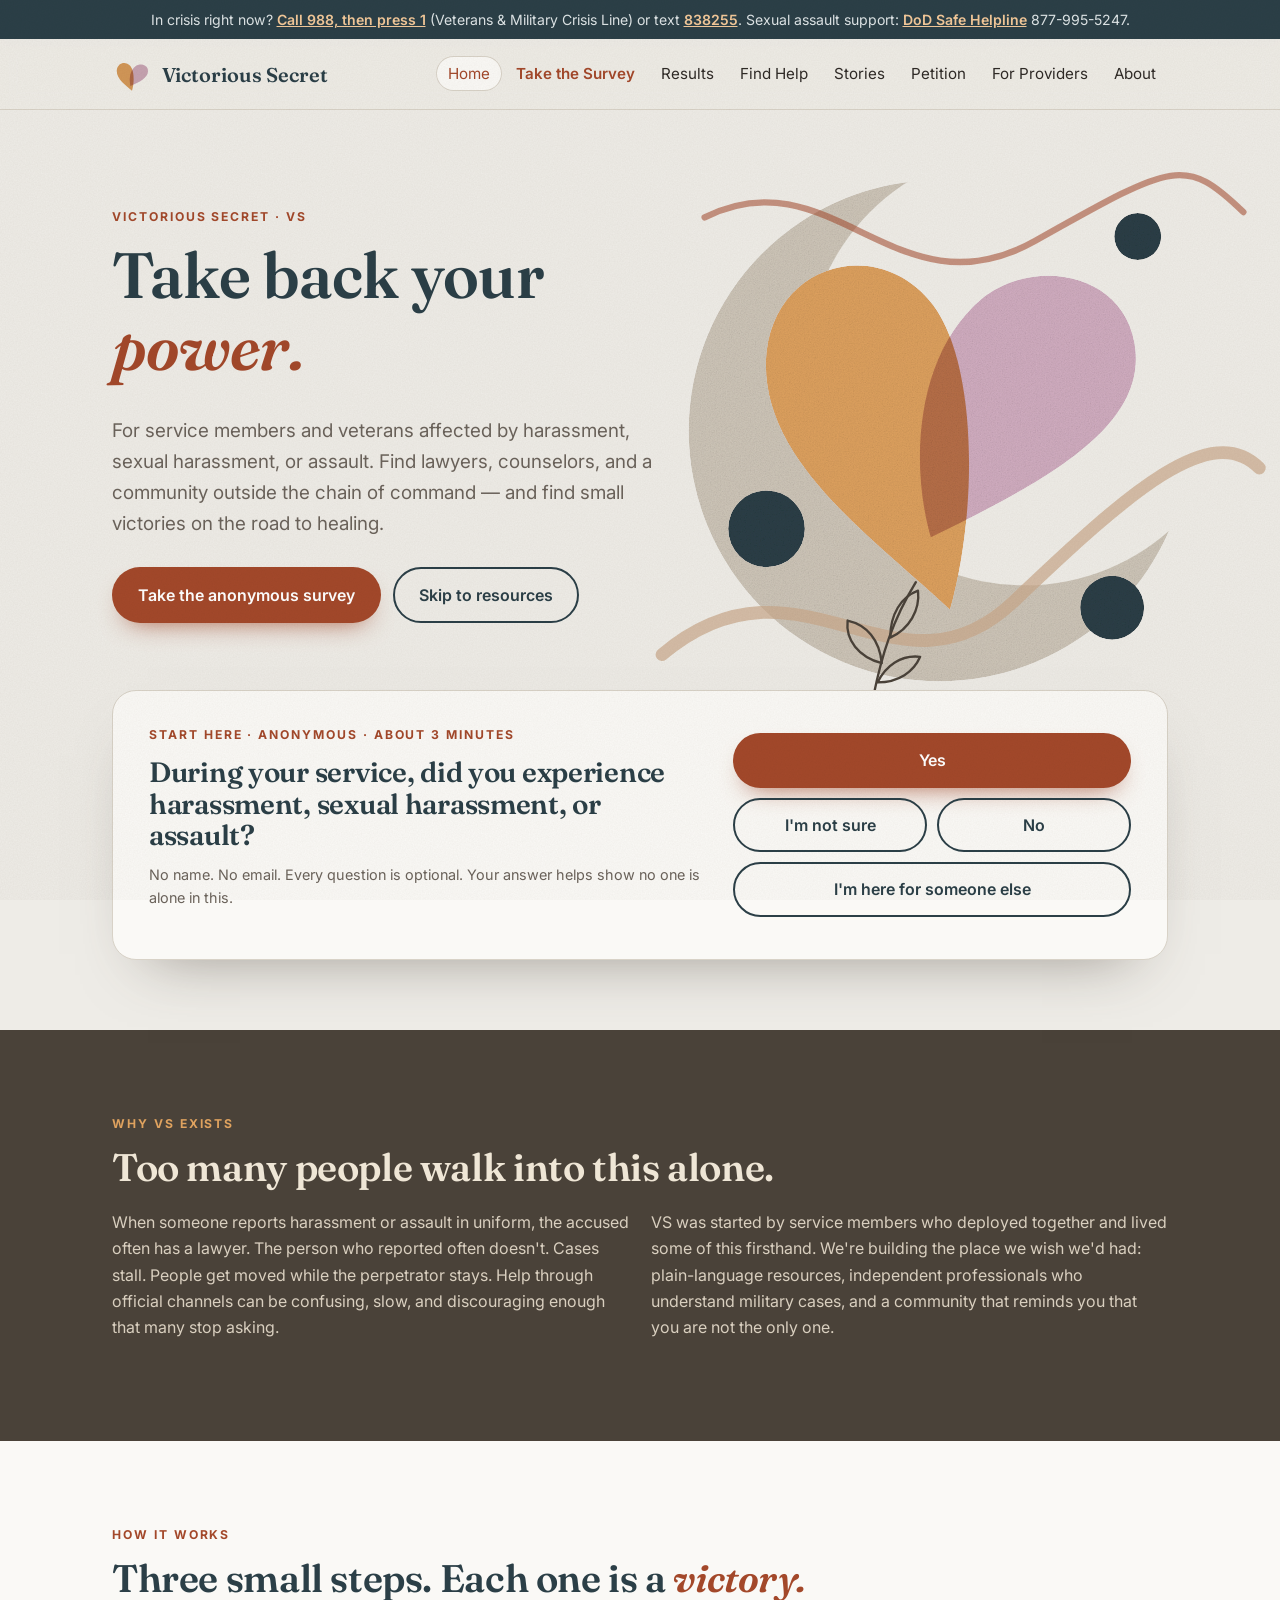
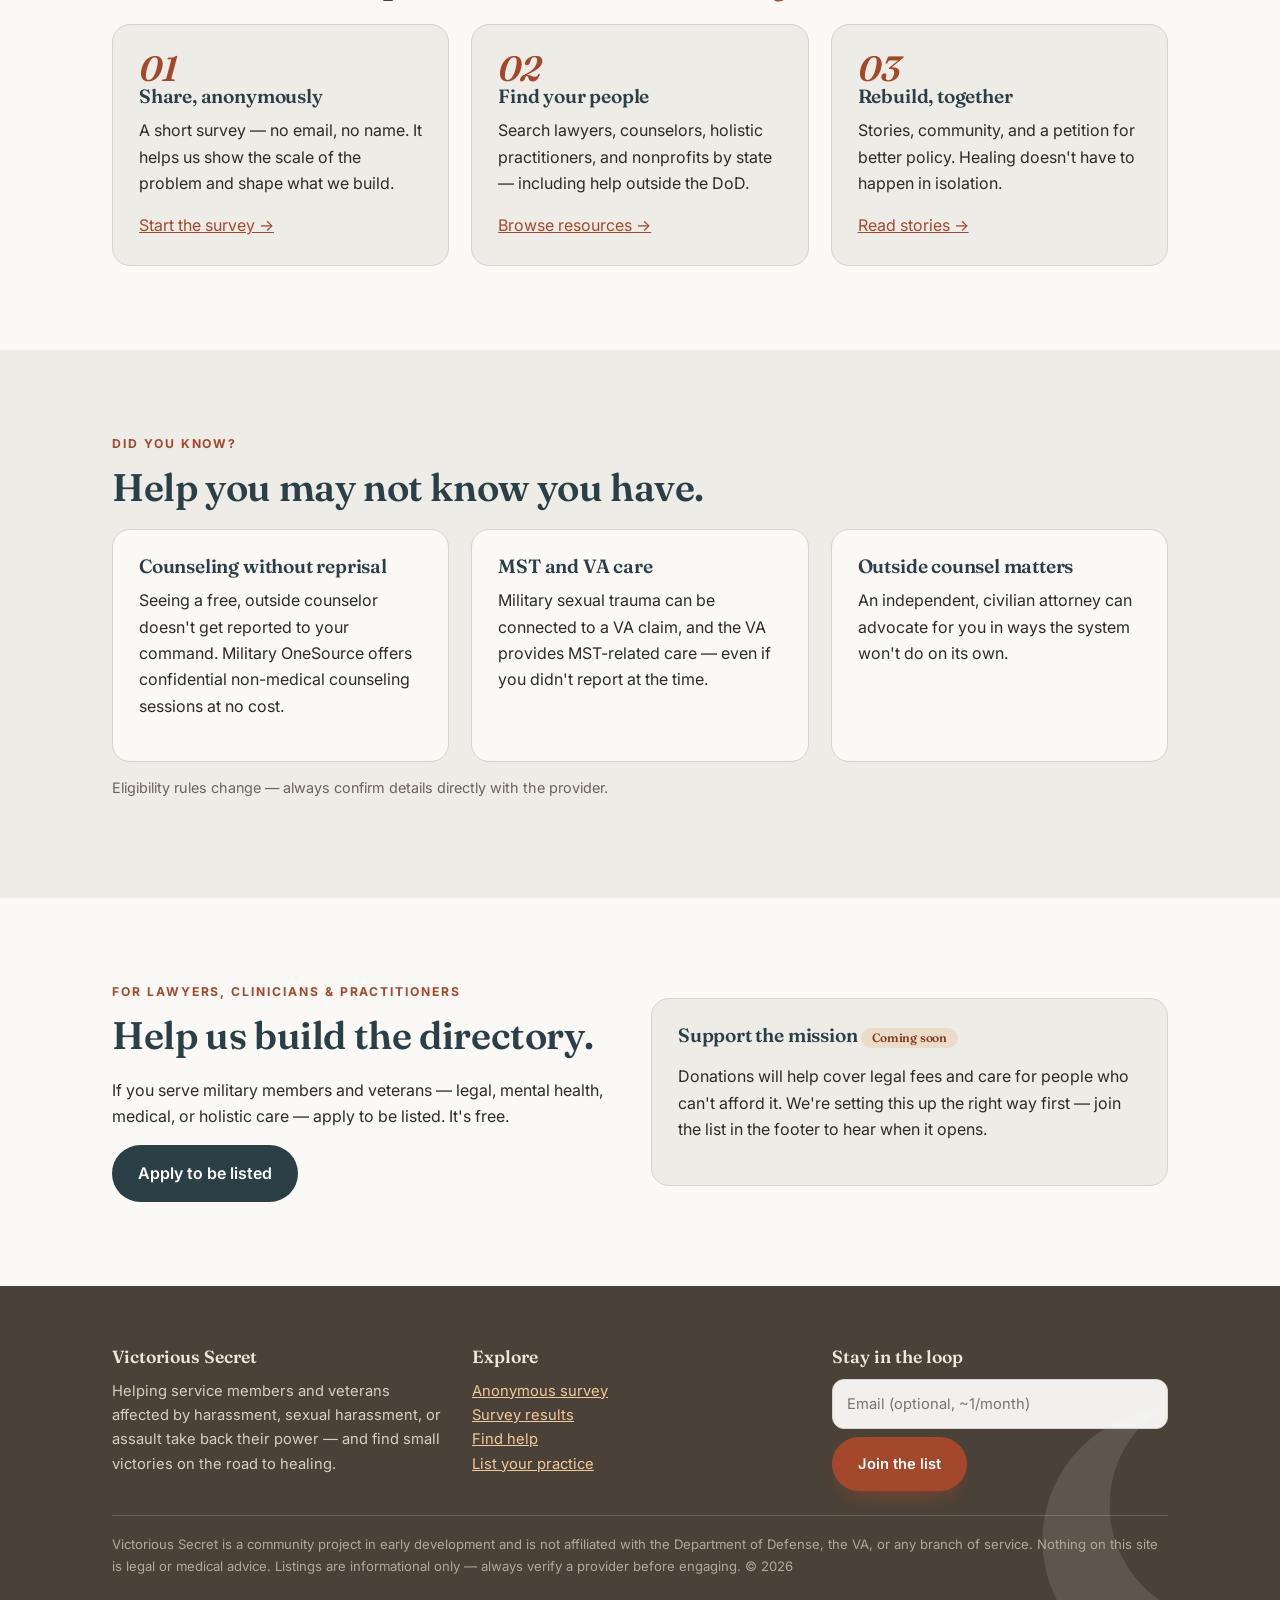
<file: index.html>
<!DOCTYPE html>
<html lang="en">
<head>
<meta charset="utf-8"><meta name="viewport" content="width=device-width,initial-scale=1">
<title>Victorious Secret (VS) — Take back your power</title>
<meta name="description" content="A free resource hub helping service members and veterans affected by harassment, sexual harassment, or assault take back their power and find small victories on the road to healing.">
<link rel="preconnect" href="https://fonts.googleapis.com"><link rel="preconnect" href="https://fonts.gstatic.com" crossorigin>
<link href="https://fonts.googleapis.com/css2?family=Fraunces:wght@600;700&family=Inter:wght@400;600;700&display=swap" rel="stylesheet">
<link rel="stylesheet" href="assets/style.css">
</head>
<body>
<main id="main">
  <section class="hero">
    <svg class="hero-art" viewBox="0 0 600 600" role="img" aria-label="Two overlapping petals forming a heart, beneath a crescent moon">
      <defs>
        <filter id="tex" x="-10%" y="-10%" width="120%" height="120%">
          <feTurbulence type="fractalNoise" baseFrequency=".85" numOctaves="3" seed="7" result="n"/>
          <feColorMatrix in="n" type="saturate" values="0" result="g"/>
          <feComponentTransfer in="g" result="gl"><feFuncR type="linear" slope=".45" intercept=".66"/><feFuncG type="linear" slope=".45" intercept=".66"/><feFuncB type="linear" slope=".45" intercept=".66"/></feComponentTransfer>
          <feBlend in="SourceGraphic" in2="gl" mode="multiply" result="b"/>
          <feComposite in="b" in2="SourceGraphic" operator="in"/>
        </filter>
        <mask id="crescent"><rect width="600" height="600" fill="#fff"/><circle cx="370" cy="250" r="205" fill="#000"/></mask>
      </defs>
      <g class="moon"><circle cx="290" cy="310" r="235" fill="#cfc7ba" mask="url(#crescent)" filter="url(#tex)"/></g>
      <path class="ribbon" d="M30 520 C 160 410, 250 575, 360 470 S 545 300, 590 345" stroke="#c9a88a" stroke-width="12" opacity=".7"/>
      <circle class="dot" cx="128" cy="402" r="36" fill="#2b3f47" filter="url(#tex)"/>
      <g filter="url(#tex)">
        <path class="petal a" d="M300 478 C 228 410, 118 336, 128 236 C 138 150, 236 128, 284 192 C 326 248, 326 386, 300 478 Z" fill="#dfa25f"/>
        <path class="petal b" d="M282 410 C 262 340, 268 238, 330 186 C 380 146, 468 162, 474 236 C 480 310, 384 360, 282 410 Z" fill="#d2aec2"/>
      </g>
      <circle class="dot d2" cx="476" cy="128" r="22" fill="#2b3f47" filter="url(#tex)"/>
      <circle class="dot d3" cx="452" cy="476" r="30" fill="#2b3f47" filter="url(#tex)"/>
      <path class="ribbon r2" d="M70 110 C 190 50, 250 205, 380 132 S 520 52, 575 105" stroke="#a3482a" stroke-width="6" opacity=".55"/>
      <g class="sprig" stroke="#4a4239" stroke-width="2.2">
        <path d="M228 560 C 236 520, 246 488, 268 452"/>
        <path d="M236 528 C 214 522, 202 506, 204 488 C 222 492, 234 506, 236 528"/>
        <path d="M244 504 C 262 496, 272 478, 270 460 C 254 466, 244 482, 244 504"/>
        <path d="M232 546 C 252 546, 266 536, 272 522 C 254 520, 240 530, 232 546"/>
      </g>
    </svg>
    <div class="wrap">
      <div class="copy">
        <p class="eyebrow">Victorious Secret &middot; VS</p>
        <h1>Take back your <em>power.</em></h1>
        <p class="lead">For service members and veterans affected by harassment, sexual harassment, or assault. Find lawyers, counselors, and a community outside the chain of command — and find small victories on the road to healing.</p>
        <div class="ctas">
          <a class="btn btn-gold" href="survey.html">Take the anonymous survey</a>
          <a class="btn btn-ghost" href="resources.html">Skip to resources</a>
        </div>
      </div>
    </div>
  </section>

  <section class="start" id="start">
    <div class="wrap">
      <div class="start-card">
        <div>
          <p class="eyebrow">Start here &middot; anonymous &middot; about 3 minutes</p>
          <h2>During your service, did you experience harassment, sexual harassment, or assault?</h2>
          <p class="hint">No name. No email. Every question is optional. Your answer helps show no one is alone in this.</p>
        </div>
        <div class="start-answers">
          <a class="btn btn-gold" href="survey.html?start=yes">Yes</a>
          <a class="btn btn-ghost" href="survey.html?start=not-sure">I'm not sure</a>
          <a class="btn btn-ghost" href="survey.html?start=no">No</a>
          <a class="btn btn-ghost wide" href="survey.html?start=someone-else">I'm here for someone else</a>
        </div>
      </div>
    </div>
  </section>

  <section class="dark">
    <div class="wrap">
      <p class="eyebrow">Why VS exists</p>
      <h2>Too many people walk into this alone.</h2>
      <div class="grid g2" style="margin-top:20px">
        <p>When someone reports harassment or assault in uniform, the accused often has a lawyer. The person who reported often doesn't. Cases stall. People get moved while the perpetrator stays. Help through official channels can be confusing, slow, and discouraging enough that many stop asking.</p>
        <p>VS was started by service members who deployed together and lived some of this firsthand. We're building the place we wish we'd had: plain-language resources, independent professionals who understand military cases, and a community that reminds you that you are not the only one.</p>
      </div>
    </div>
  </section>

  <section class="alt">
    <div class="wrap">
      <p class="eyebrow">How it works</p>
      <h2>Three small steps. Each one is a <em>victory.</em></h2>
      <div class="grid g3" style="margin-top:24px">
        <div class="card"><div class="num">01</div><h3>Share, anonymously</h3><p>A short survey — no email, no name. It helps us show the scale of the problem and shape what we build.</p><a href="survey.html">Start the survey &rarr;</a></div>
        <div class="card"><div class="num">02</div><h3>Find your people</h3><p>Search lawyers, counselors, holistic practitioners, and nonprofits by state — including help outside the DoD.</p><a href="resources.html">Browse resources &rarr;</a></div>
        <div class="card"><div class="num">03</div><h3>Rebuild, together</h3><p>Stories, community, and a petition for better policy. Healing doesn't have to happen in isolation.</p><a href="stories.html">Read stories &rarr;</a></div>
      </div>
    </div>
  </section>

  <section>
    <div class="wrap">
      <p class="eyebrow">Did you know?</p>
      <h2>Help you may not know you have.</h2>
      <div class="grid g3" style="margin-top:20px">
        <div class="card"><h3>Counseling without reprisal</h3><p>Seeing a free, outside counselor doesn't get reported to your command. Military OneSource offers confidential non-medical counseling sessions at no cost.</p></div>
        <div class="card"><h3>MST and VA care</h3><p>Military sexual trauma can be connected to a VA claim, and the VA provides MST-related care — even if you didn't report at the time.</p></div>
        <div class="card"><h3>Outside counsel matters</h3><p>An independent, civilian attorney can advocate for you in ways the system won't do on its own.</p></div>
      </div>
      <p class="hint" style="margin-top:14px">Eligibility rules change — always confirm details directly with the provider.</p>
    </div>
  </section>

  <section class="alt">
    <div class="wrap grid g2" style="align-items:center">
      <div>
        <p class="eyebrow">For lawyers, clinicians &amp; practitioners</p>
        <h2>Help us build the directory.</h2>
        <p>If you serve military members and veterans — legal, mental health, medical, or holistic care — apply to be listed. It's free.</p>
        <a class="btn btn-navy" href="providers.html">Apply to be listed</a>
      </div>
      <div class="card">
        <h3>Support the mission <span class="tag soon">Coming soon</span></h3>
        <p>Donations will help cover legal fees and care for people who can't afford it. We're setting this up the right way first — join the list in the footer to hear when it opens.</p>
      </div>
    </div>
  </section>
</main>
<script src="assets/main.js"></script>
</body>
</html>
</file>
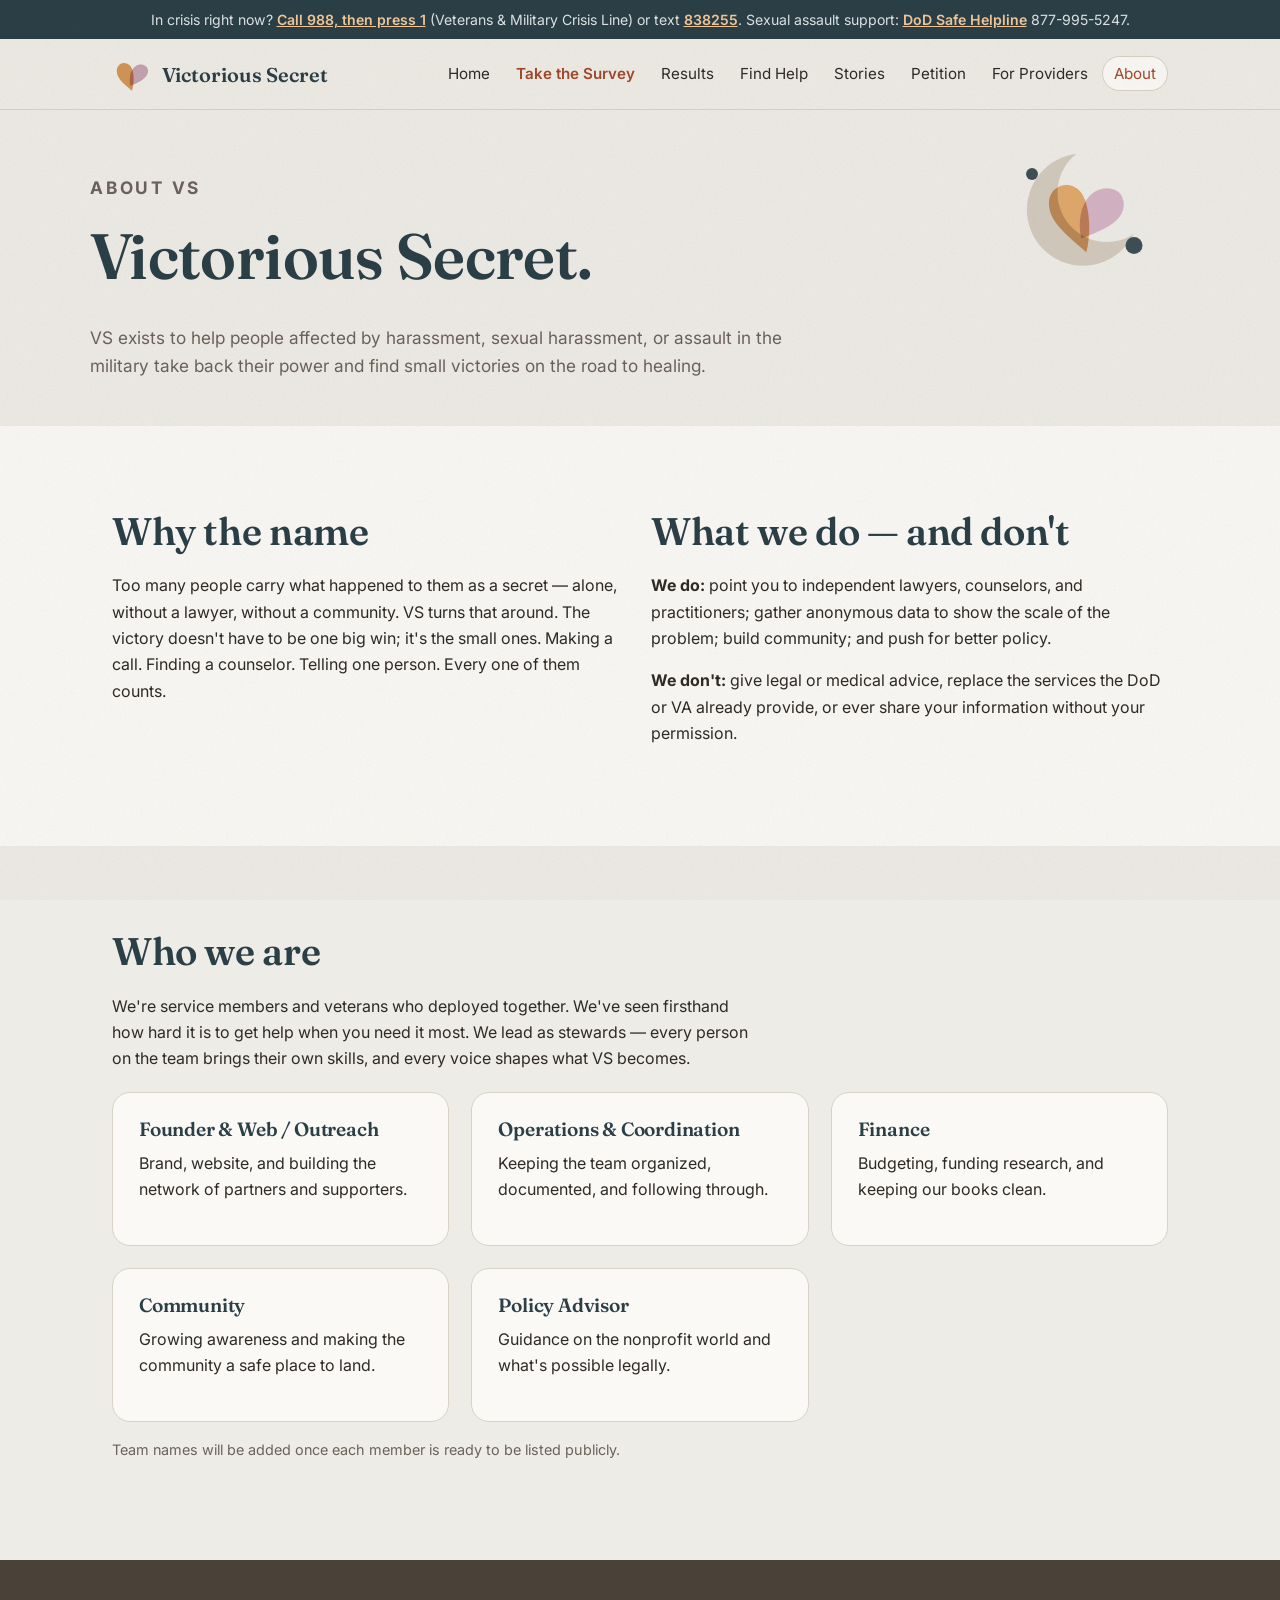
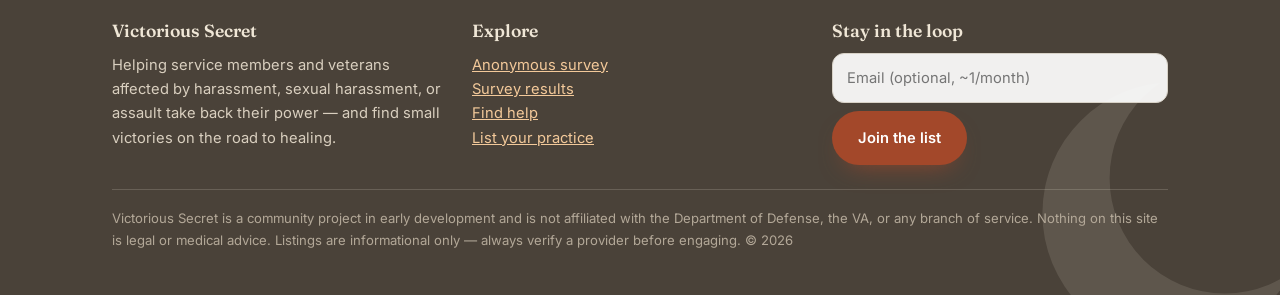
<file: about.html>
<!DOCTYPE html>
<html lang="en">
<head>
<meta charset="utf-8"><meta name="viewport" content="width=device-width,initial-scale=1">
<title>About — Victorious Secret (VS)</title>
<meta name="description" content="About Victorious Secret (VS) — our mission and the team behind it.">
<link rel="preconnect" href="https://fonts.googleapis.com"><link rel="preconnect" href="https://fonts.gstatic.com" crossorigin>
<link href="https://fonts.googleapis.com/css2?family=Fraunces:wght@600;700&family=Inter:wght@400;600;700&display=swap" rel="stylesheet">
<link rel="stylesheet" href="assets/style.css">
</head>
<body>
<main id="main">
<div class="wrap page-head">
  <p class="eyebrow">About VS</p>
  <h1>Victorious Secret.</h1>
  <p>VS exists to help people affected by harassment, sexual harassment, or assault in the military take back their power and find small victories on the road to healing.</p>
</div>
<section class="alt"><div class="wrap grid g2">
  <div><h2>Why the name</h2>
    <p>Too many people carry what happened to them as a secret — alone, without a lawyer, without a community. VS turns that around. The victory doesn't have to be one big win; it's the small ones. Making a call. Finding a counselor. Telling one person. Every one of them counts.</p></div>
  <div><h2>What we do — and don't</h2>
    <p><strong>We do:</strong> point you to independent lawyers, counselors, and practitioners; gather anonymous data to show the scale of the problem; build community; and push for better policy.</p>
    <p><strong>We don't:</strong> give legal or medical advice, replace the services the DoD or VA already provide, or ever share your information without your permission.</p></div>
</div></section>
<section><div class="wrap">
  <h2>Who we are</h2>
  <p style="max-width:65ch">We're service members and veterans who deployed together. We've seen firsthand how hard it is to get help when you need it most. We lead as stewards — every person on the team brings their own skills, and every voice shapes what VS becomes.</p>
  <div class="grid g3" style="margin-top:20px">
    <div class="card"><h3>Founder &amp; Web / Outreach</h3><p>Brand, website, and building the network of partners and supporters.</p></div>
    <div class="card"><h3>Operations &amp; Coordination</h3><p>Keeping the team organized, documented, and following through.</p></div>
    <div class="card"><h3>Finance</h3><p>Budgeting, funding research, and keeping our books clean.</p></div>
    <div class="card"><h3>Community</h3><p>Growing awareness and making the community a safe place to land.</p></div>
    <div class="card"><h3>Policy Advisor</h3><p>Guidance on the nonprofit world and what's possible legally.</p></div>
  </div>
  <p class="hint" style="margin-top:16px">Team names will be added once each member is ready to be listed publicly.</p>
</div></section>
</main>
<script src="assets/main.js"></script>

</body>
</html>
</file>
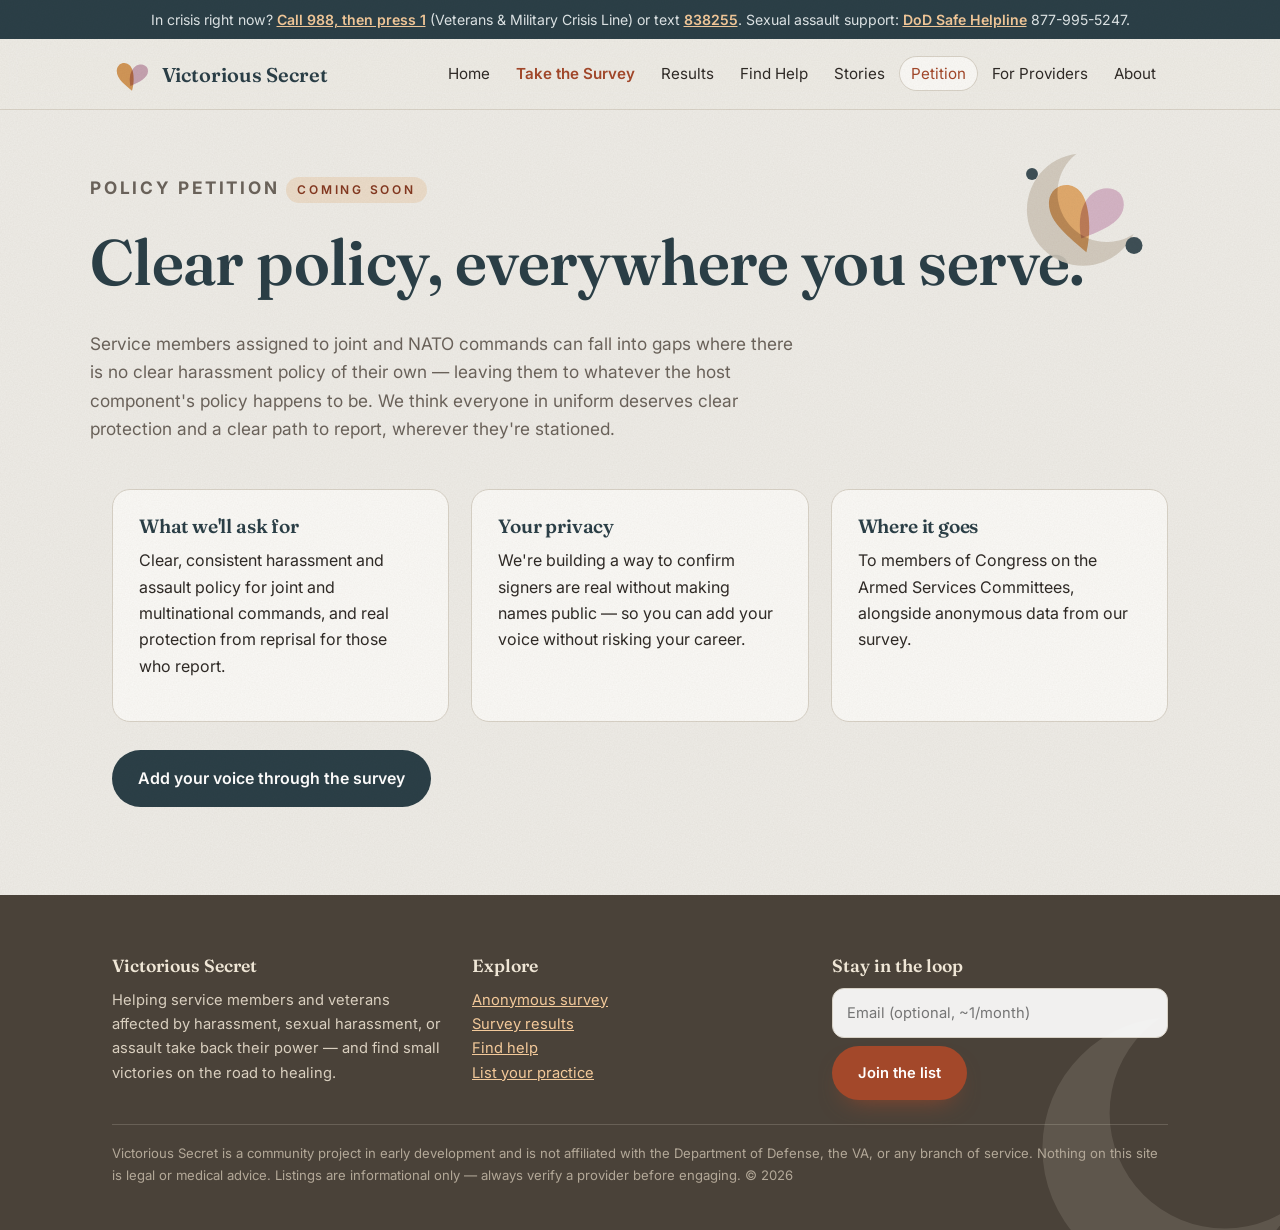
<file: petition.html>
<!DOCTYPE html>
<html lang="en">
<head>
<meta charset="utf-8"><meta name="viewport" content="width=device-width,initial-scale=1">
<title>Petition — Victorious Secret (VS)</title>
<meta name="description" content="A petition for clearer harassment policy across joint and NATO commands.">
<link rel="preconnect" href="https://fonts.googleapis.com"><link rel="preconnect" href="https://fonts.gstatic.com" crossorigin>
<link href="https://fonts.googleapis.com/css2?family=Fraunces:wght@600;700&family=Inter:wght@400;600;700&display=swap" rel="stylesheet">
<link rel="stylesheet" href="assets/style.css">
</head>
<body>
<main id="main">
<div class="wrap page-head">
  <p class="eyebrow">Policy petition <span class="tag soon">Coming soon</span></p>
  <h1>Clear policy, everywhere you serve.</h1>
  <p>Service members assigned to joint and NATO commands can fall into gaps where there is no clear harassment policy of their own — leaving them to whatever the host component's policy happens to be. We think everyone in uniform deserves clear protection and a clear path to report, wherever they're stationed.</p>
</div>
<div class="wrap" style="padding-bottom:72px">
  <div class="grid g3">
    <div class="card"><h3>What we'll ask for</h3><p>Clear, consistent harassment and assault policy for joint and multinational commands, and real protection from reprisal for those who report.</p></div>
    <div class="card"><h3>Your privacy</h3><p>We're building a way to confirm signers are real without making names public — so you can add your voice without risking your career.</p></div>
    <div class="card"><h3>Where it goes</h3><p>To members of Congress on the Armed Services Committees, alongside anonymous data from our survey.</p></div>
  </div>
  <p style="margin-top:28px"><a class="btn btn-navy" href="survey.html">Add your voice through the survey</a></p>
</div>
</main>
<script src="assets/main.js"></script>

</body>
</html>
</file>
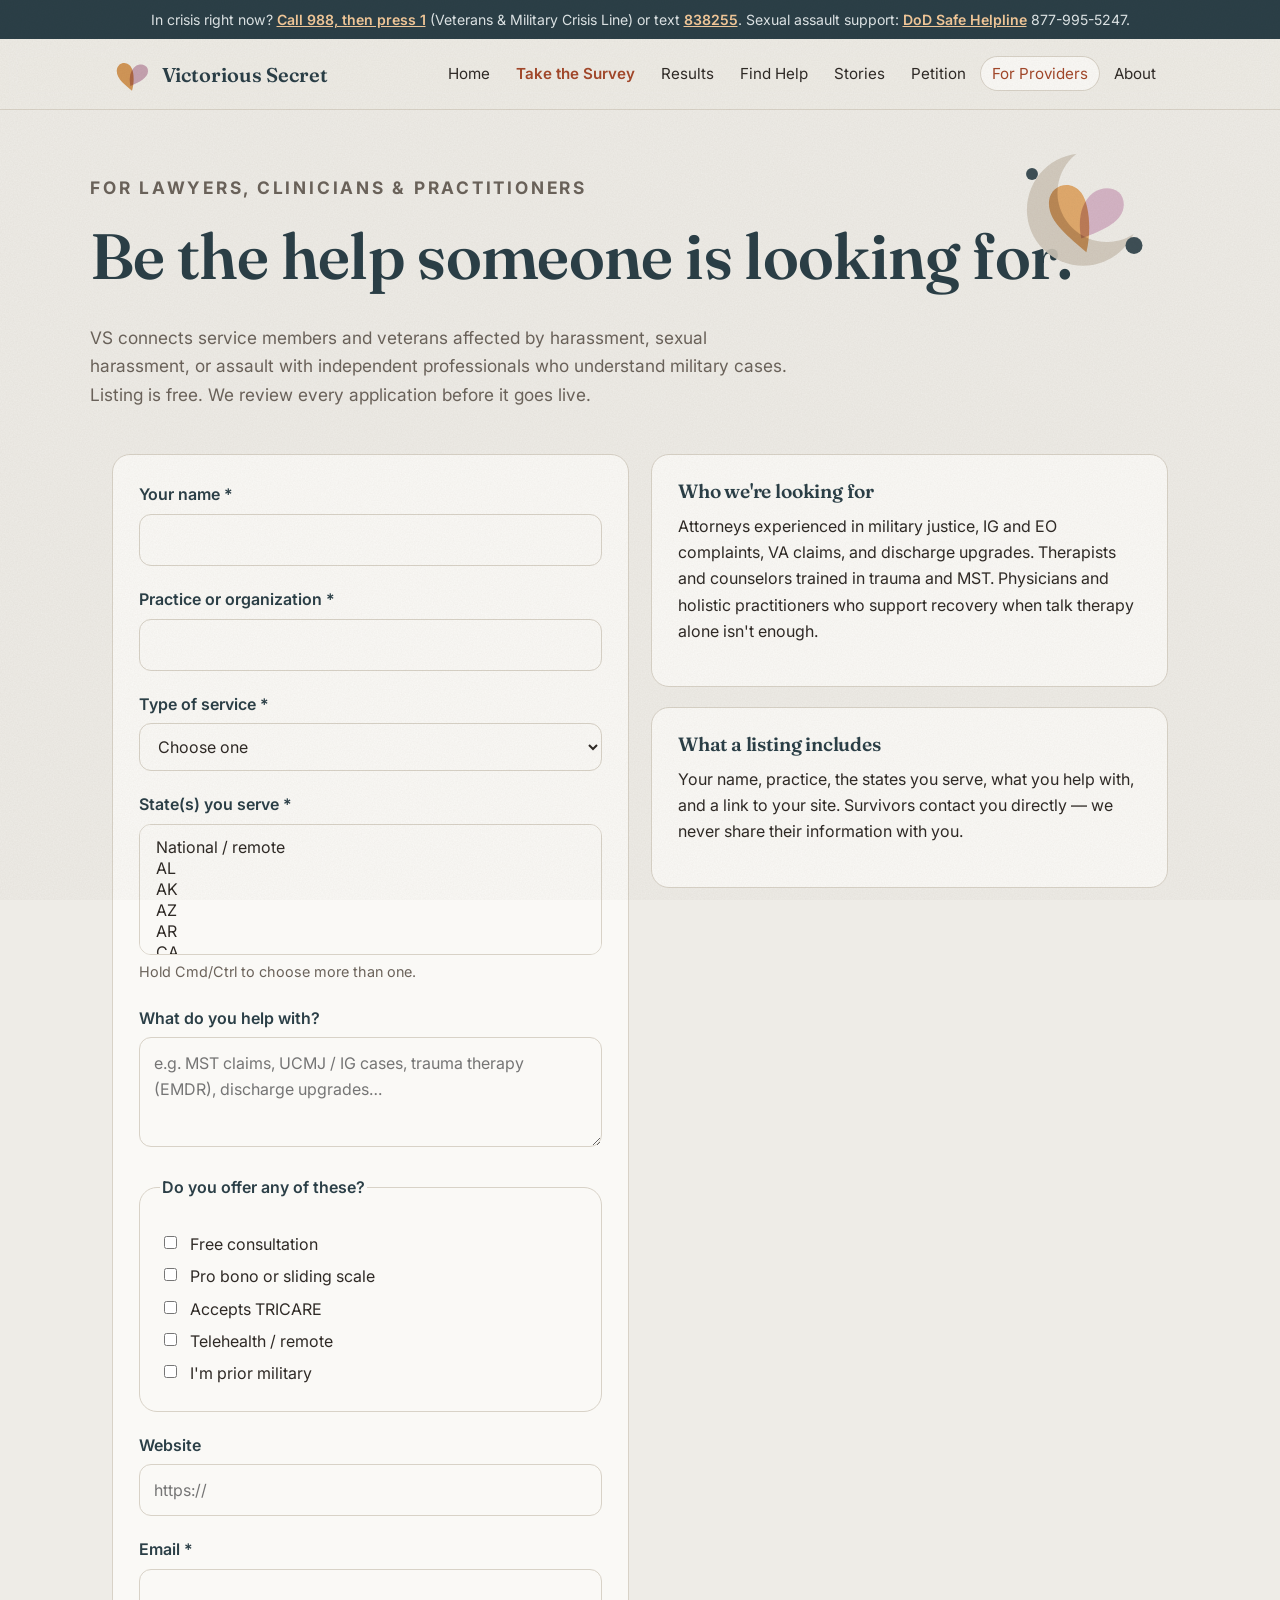
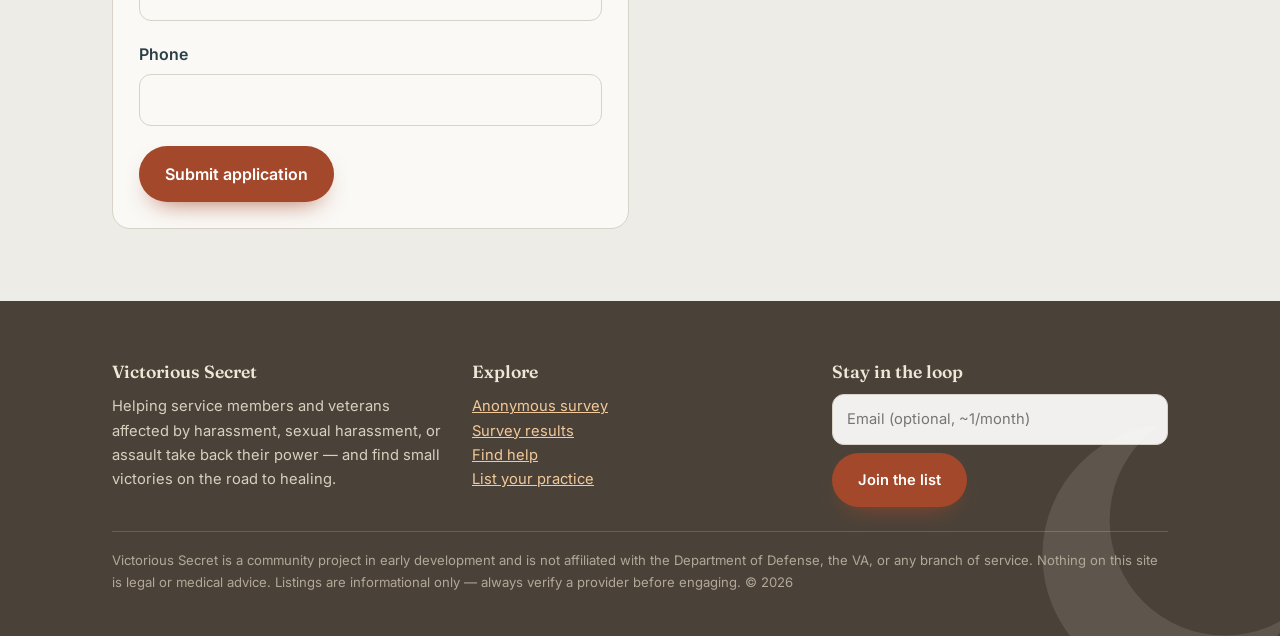
<file: providers.html>
<!DOCTYPE html>
<html lang="en">
<head>
<meta charset="utf-8"><meta name="viewport" content="width=device-width,initial-scale=1">
<title>For Providers — Victorious Secret (VS)</title>
<meta name="description" content="Lawyers, counselors, and practitioners: apply to be listed in the VS directory for service members and veterans.">
<link rel="preconnect" href="https://fonts.googleapis.com"><link rel="preconnect" href="https://fonts.gstatic.com" crossorigin>
<link href="https://fonts.googleapis.com/css2?family=Fraunces:wght@600;700&family=Inter:wght@400;600;700&display=swap" rel="stylesheet">
<link rel="stylesheet" href="assets/style.css">
</head>
<body>
<main id="main">
<div class="wrap page-head">
  <p class="eyebrow">For lawyers, clinicians &amp; practitioners</p>
  <h1>Be the help someone is looking for.</h1>
  <p>VS connects service members and veterans affected by harassment, sexual harassment, or assault with independent professionals who understand military cases. Listing is free. We review every application before it goes live.</p>
</div>
<div class="wrap grid g2" style="padding-bottom:72px;align-items:start">
  <form class="js-form card" data-form="provider" data-hide-on-done=".field,fieldset,.form-actions">
    <input type="hidden" name="form" value="provider">
    <div class="field"><label for="p-name">Your name *</label><input id="p-name" name="name" type="text" required></div>
    <div class="field"><label for="p-org">Practice or organization *</label><input id="p-org" name="organization" type="text" required></div>
    <div class="field"><label for="p-type">Type of service *</label>
      <select id="p-type" name="type" required><option value="">Choose one</option><option>Legal</option><option>Counseling</option><option>Medical</option><option>Holistic</option><option>Nonprofit</option></select></div>
    <div class="field"><label for="p-states">State(s) you serve *</label>
      <select id="p-states" name="states" multiple size="5" required><option value="National">National / remote</option><option value="AL">AL</option><option value="AK">AK</option><option value="AZ">AZ</option><option value="AR">AR</option><option value="CA">CA</option><option value="CO">CO</option><option value="CT">CT</option><option value="DE">DE</option><option value="DC">DC</option><option value="FL">FL</option><option value="GA">GA</option><option value="HI">HI</option><option value="ID">ID</option><option value="IL">IL</option><option value="IN">IN</option><option value="IA">IA</option><option value="KS">KS</option><option value="KY">KY</option><option value="LA">LA</option><option value="ME">ME</option><option value="MD">MD</option><option value="MA">MA</option><option value="MI">MI</option><option value="MN">MN</option><option value="MS">MS</option><option value="MO">MO</option><option value="MT">MT</option><option value="NE">NE</option><option value="NV">NV</option><option value="NH">NH</option><option value="NJ">NJ</option><option value="NM">NM</option><option value="NY">NY</option><option value="NC">NC</option><option value="ND">ND</option><option value="OH">OH</option><option value="OK">OK</option><option value="OR">OR</option><option value="PA">PA</option><option value="RI">RI</option><option value="SC">SC</option><option value="SD">SD</option><option value="TN">TN</option><option value="TX">TX</option><option value="UT">UT</option><option value="VT">VT</option><option value="VA">VA</option><option value="WA">WA</option><option value="WV">WV</option><option value="WI">WI</option><option value="WY">WY</option></select>
      <span class="hint">Hold Cmd/Ctrl to choose more than one.</span></div>
    <div class="field"><label for="p-focus">What do you help with?</label><textarea id="p-focus" name="focus" placeholder="e.g. MST claims, UCMJ / IG cases, trauma therapy (EMDR), discharge upgrades…"></textarea></div>
    <fieldset><legend>Do you offer any of these?</legend>
      <label class="choice"><input type="checkbox" name="offers" value="Free consult"> Free consultation</label>
      <label class="choice"><input type="checkbox" name="offers" value="Pro bono / sliding scale"> Pro bono or sliding scale</label>
      <label class="choice"><input type="checkbox" name="offers" value="TRICARE"> Accepts TRICARE</label>
      <label class="choice"><input type="checkbox" name="offers" value="Telehealth / remote"> Telehealth / remote</label>
      <label class="choice"><input type="checkbox" name="offers" value="Prior military"> I'm prior military</label>
    </fieldset>
    <div class="field"><label for="p-web">Website</label><input id="p-web" name="website" type="url" placeholder="https://"></div>
    <div class="field"><label for="p-email">Email *</label><input id="p-email" name="email" type="email" required></div>
    <div class="field"><label for="p-phone">Phone</label><input id="p-phone" name="phone" type="tel"></div>
    <div class="form-actions"><button class="btn btn-gold" type="submit">Submit application</button></div>
    <div class="thanks"><h3>Thank you for stepping up.</h3><p>We'll review your application and reach out before anything is published.</p></div>
  </form>
  <div>
    <div class="card" style="margin-bottom:20px"><h3>Who we're looking for</h3>
      <p>Attorneys experienced in military justice, IG and EO complaints, VA claims, and discharge upgrades. Therapists and counselors trained in trauma and MST. Physicians and holistic practitioners who support recovery when talk therapy alone isn't enough.</p></div>
    <div class="card"><h3>What a listing includes</h3>
      <p>Your name, practice, the states you serve, what you help with, and a link to your site. Survivors contact you directly — we never share their information with you.</p></div>
  </div>
</div>
</main>
<script src="assets/main.js"></script>

</body>
</html>
</file>
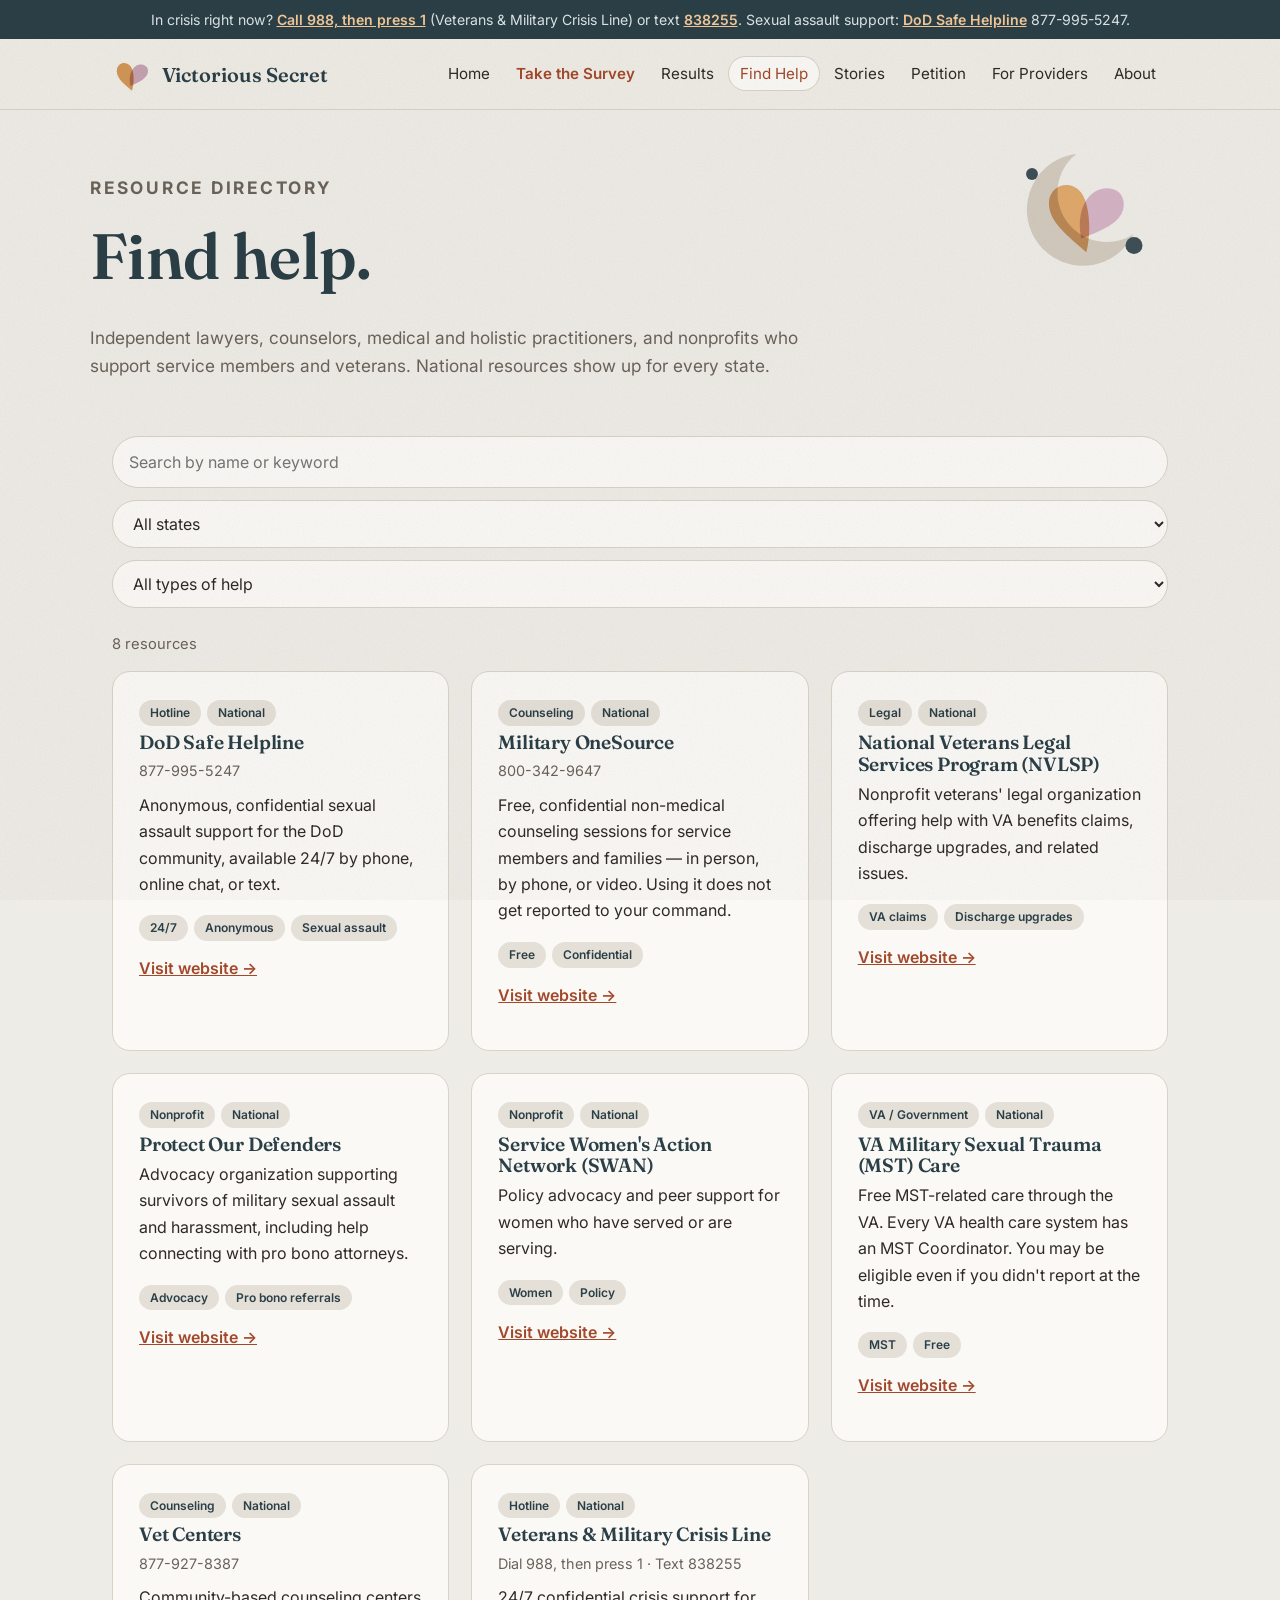
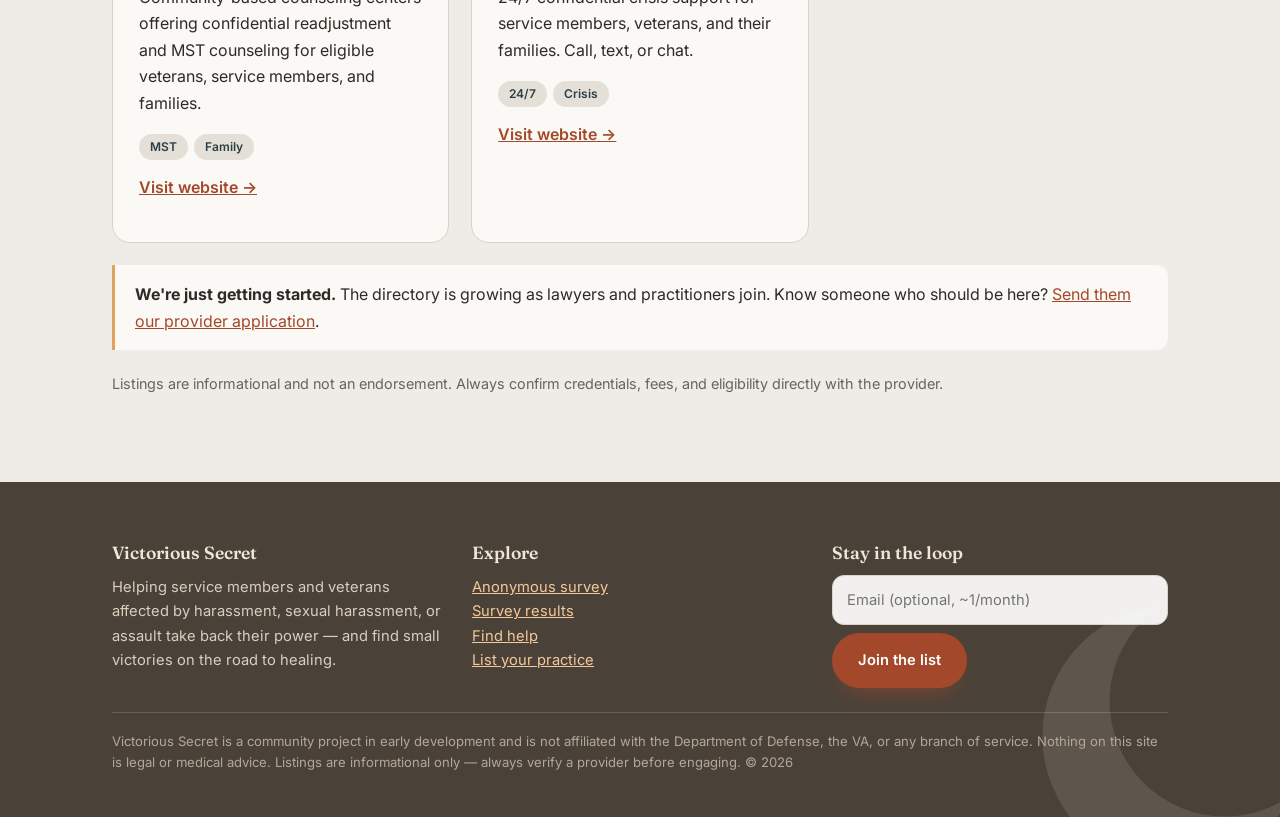
<file: resources.html>
<!DOCTYPE html>
<html lang="en">
<head>
<meta charset="utf-8"><meta name="viewport" content="width=device-width,initial-scale=1">
<title>Find Help — Victorious Secret (VS)</title>
<meta name="description" content="Search lawyers, counselors, practitioners, and nonprofits that support service members and veterans affected by harassment or assault.">
<link rel="preconnect" href="https://fonts.googleapis.com"><link rel="preconnect" href="https://fonts.gstatic.com" crossorigin>
<link href="https://fonts.googleapis.com/css2?family=Fraunces:wght@600;700&family=Inter:wght@400;600;700&display=swap" rel="stylesheet">
<link rel="stylesheet" href="assets/style.css">
</head>
<body>
<main id="main">
<div class="wrap page-head">
  <p class="eyebrow">Resource directory</p>
  <h1>Find help.</h1>
  <p>Independent lawyers, counselors, medical and holistic practitioners, and nonprofits who support service members and veterans. National resources show up for every state.</p>
</div>
<div class="wrap" style="padding-bottom:72px">
  <div class="filters">
    <input id="q" type="search" placeholder="Search by name or keyword" aria-label="Search">
    <select id="state" aria-label="State"><option value="">All states</option><option value="AL">AL</option><option value="AK">AK</option><option value="AZ">AZ</option><option value="AR">AR</option><option value="CA">CA</option><option value="CO">CO</option><option value="CT">CT</option><option value="DE">DE</option><option value="DC">DC</option><option value="FL">FL</option><option value="GA">GA</option><option value="HI">HI</option><option value="ID">ID</option><option value="IL">IL</option><option value="IN">IN</option><option value="IA">IA</option><option value="KS">KS</option><option value="KY">KY</option><option value="LA">LA</option><option value="ME">ME</option><option value="MD">MD</option><option value="MA">MA</option><option value="MI">MI</option><option value="MN">MN</option><option value="MS">MS</option><option value="MO">MO</option><option value="MT">MT</option><option value="NE">NE</option><option value="NV">NV</option><option value="NH">NH</option><option value="NJ">NJ</option><option value="NM">NM</option><option value="NY">NY</option><option value="NC">NC</option><option value="ND">ND</option><option value="OH">OH</option><option value="OK">OK</option><option value="OR">OR</option><option value="PA">PA</option><option value="RI">RI</option><option value="SC">SC</option><option value="SD">SD</option><option value="TN">TN</option><option value="TX">TX</option><option value="UT">UT</option><option value="VT">VT</option><option value="VA">VA</option><option value="WA">WA</option><option value="WV">WV</option><option value="WI">WI</option><option value="WY">WY</option></select>
    <select id="type" aria-label="Type of help"><option value="">All types of help</option><option>Legal</option><option>Counseling</option><option>Medical</option><option>Holistic</option><option>Nonprofit</option><option>Hotline</option><option>VA / Government</option></select>
  </div>
  <p id="count"></p>
  <div id="list" class="grid g2"></div>
  <div class="note"><strong>We're just getting started.</strong> The directory is growing as lawyers and practitioners join. Know someone who should be here? <a href="providers.html">Send them our provider application</a>.</div>
  <p class="hint">Listings are informational and not an endorsement. Always confirm credentials, fees, and eligibility directly with the provider.</p>
</div>
</main>
<script src="assets/main.js"></script>
<script src="data/resources.js"></script>
<script>
(function(){
  const list=document.getElementById("list"),count=document.getElementById("count");
  const q=document.getElementById("q"),st=document.getElementById("state"),ty=document.getElementById("type");
  const esc=s=>String(s??"").replace(/[&<>"]/g,c=>({"&":"&amp;","<":"&lt;",">":"&gt;",'"':"&quot;"}[c]));
  function render(){
    const term=q.value.trim().toLowerCase(), s=st.value, t=ty.value;
    const rows=(window.RESOURCES||[]).filter(r=>{
      if(t&&r.type!==t) return false;
      if(s&&r.state!==s&&r.state!=="National") return false;
      if(term&&!(r.name+" "+r.description+" "+(r.tags||[]).join(" ")).toLowerCase().includes(term)) return false;
      return true;
    }).sort((a,b)=>(a.state==="National")-(b.state==="National")||a.name.localeCompare(b.name));
    count.textContent=rows.length+" resource"+(rows.length===1?"":"s")+(s?" available in "+s:"");
    list.innerHTML=rows.map(r=>`<article class="card res">
      <span class="tag">${esc(r.type)}</span><span class="tag">${esc(r.state)}</span>
      <h3>${esc(r.name)}</h3>
      ${r.phone?`<p class="meta">${esc(r.phone)}</p>`:""}
      <p>${esc(r.description)}</p>
      ${(r.tags||[]).map(x=>`<span class="tag">${esc(x)}</span>`).join("")}
      ${r.url?`<p style="margin-top:8px"><a class="link" href="${esc(r.url)}" target="_blank" rel="noopener">Visit website &rarr;</a></p>`:""}
    </article>`).join("")||'<p>No matches yet. Try a different filter — or check back soon as the directory grows.</p>';
  }
  [q,st,ty].forEach(el=>el.addEventListener("input",render));
  render();
})();
</script>
</body>
</html>
</file>
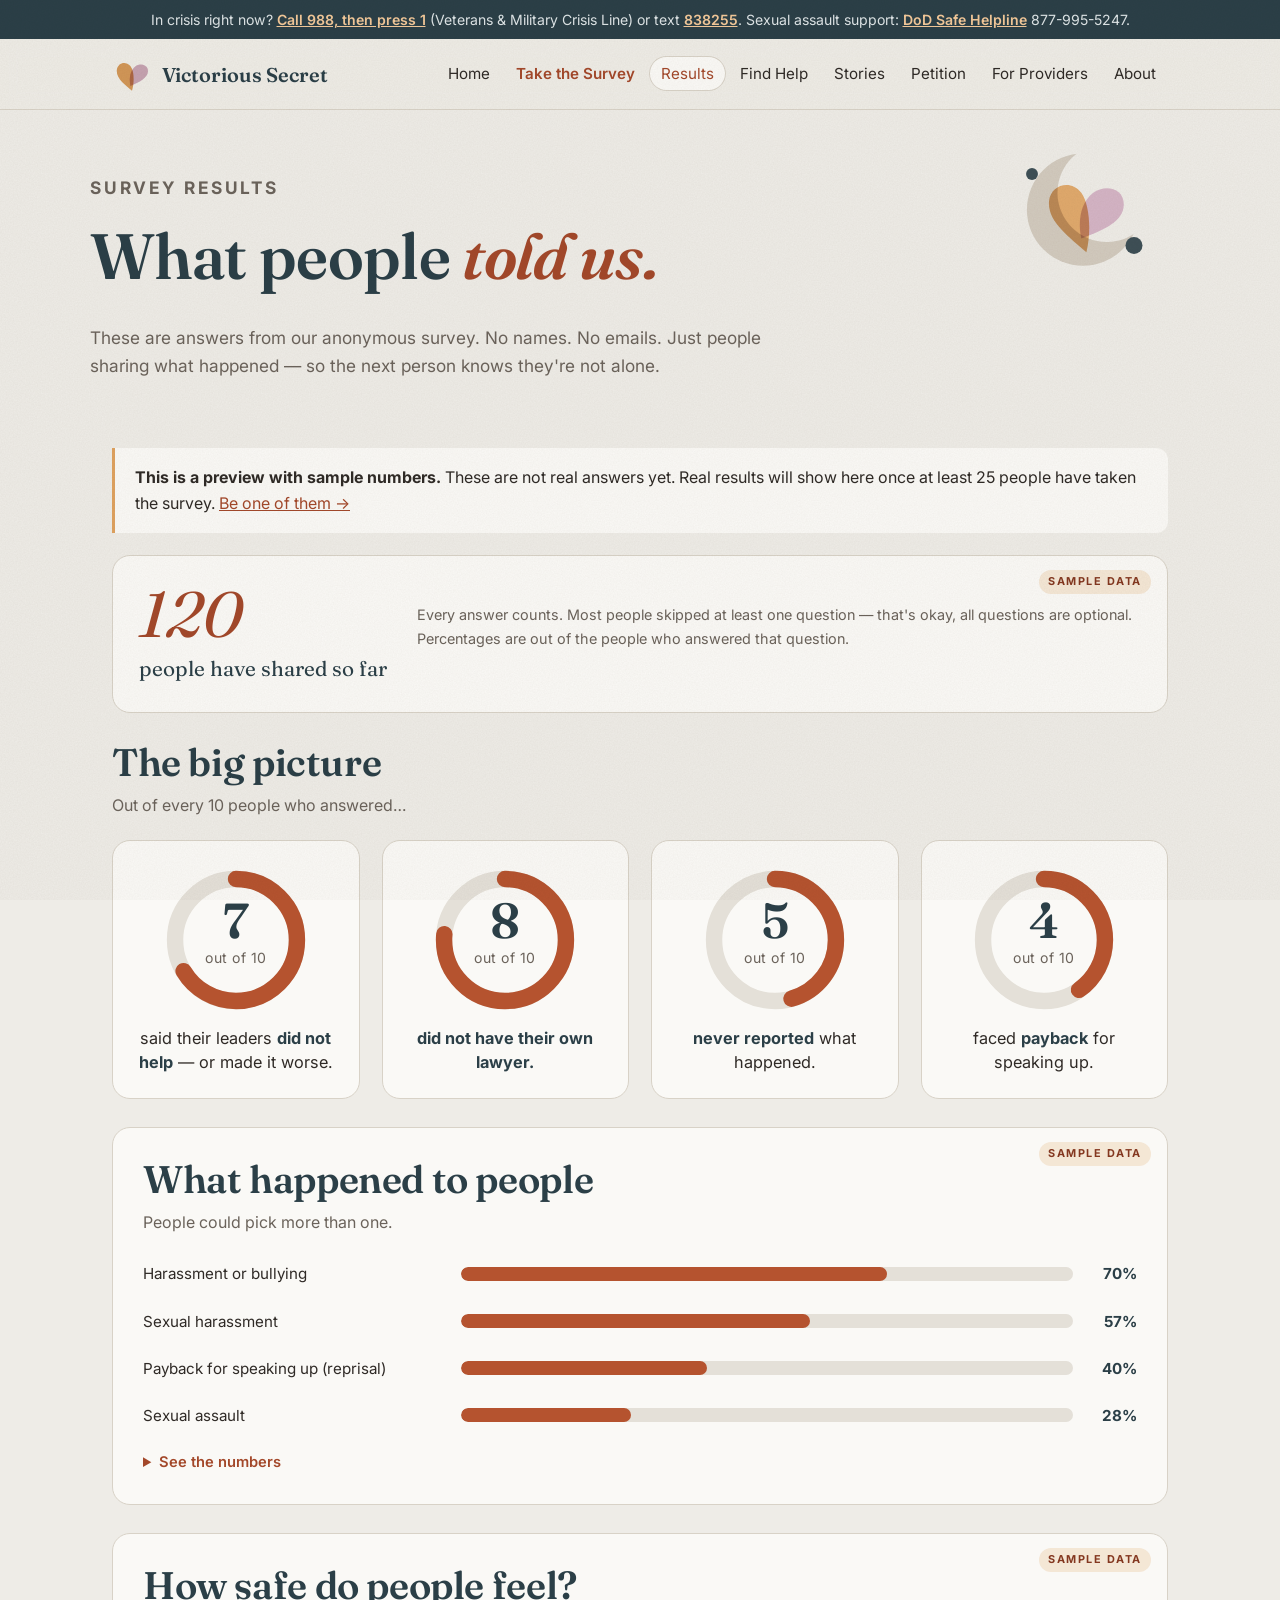
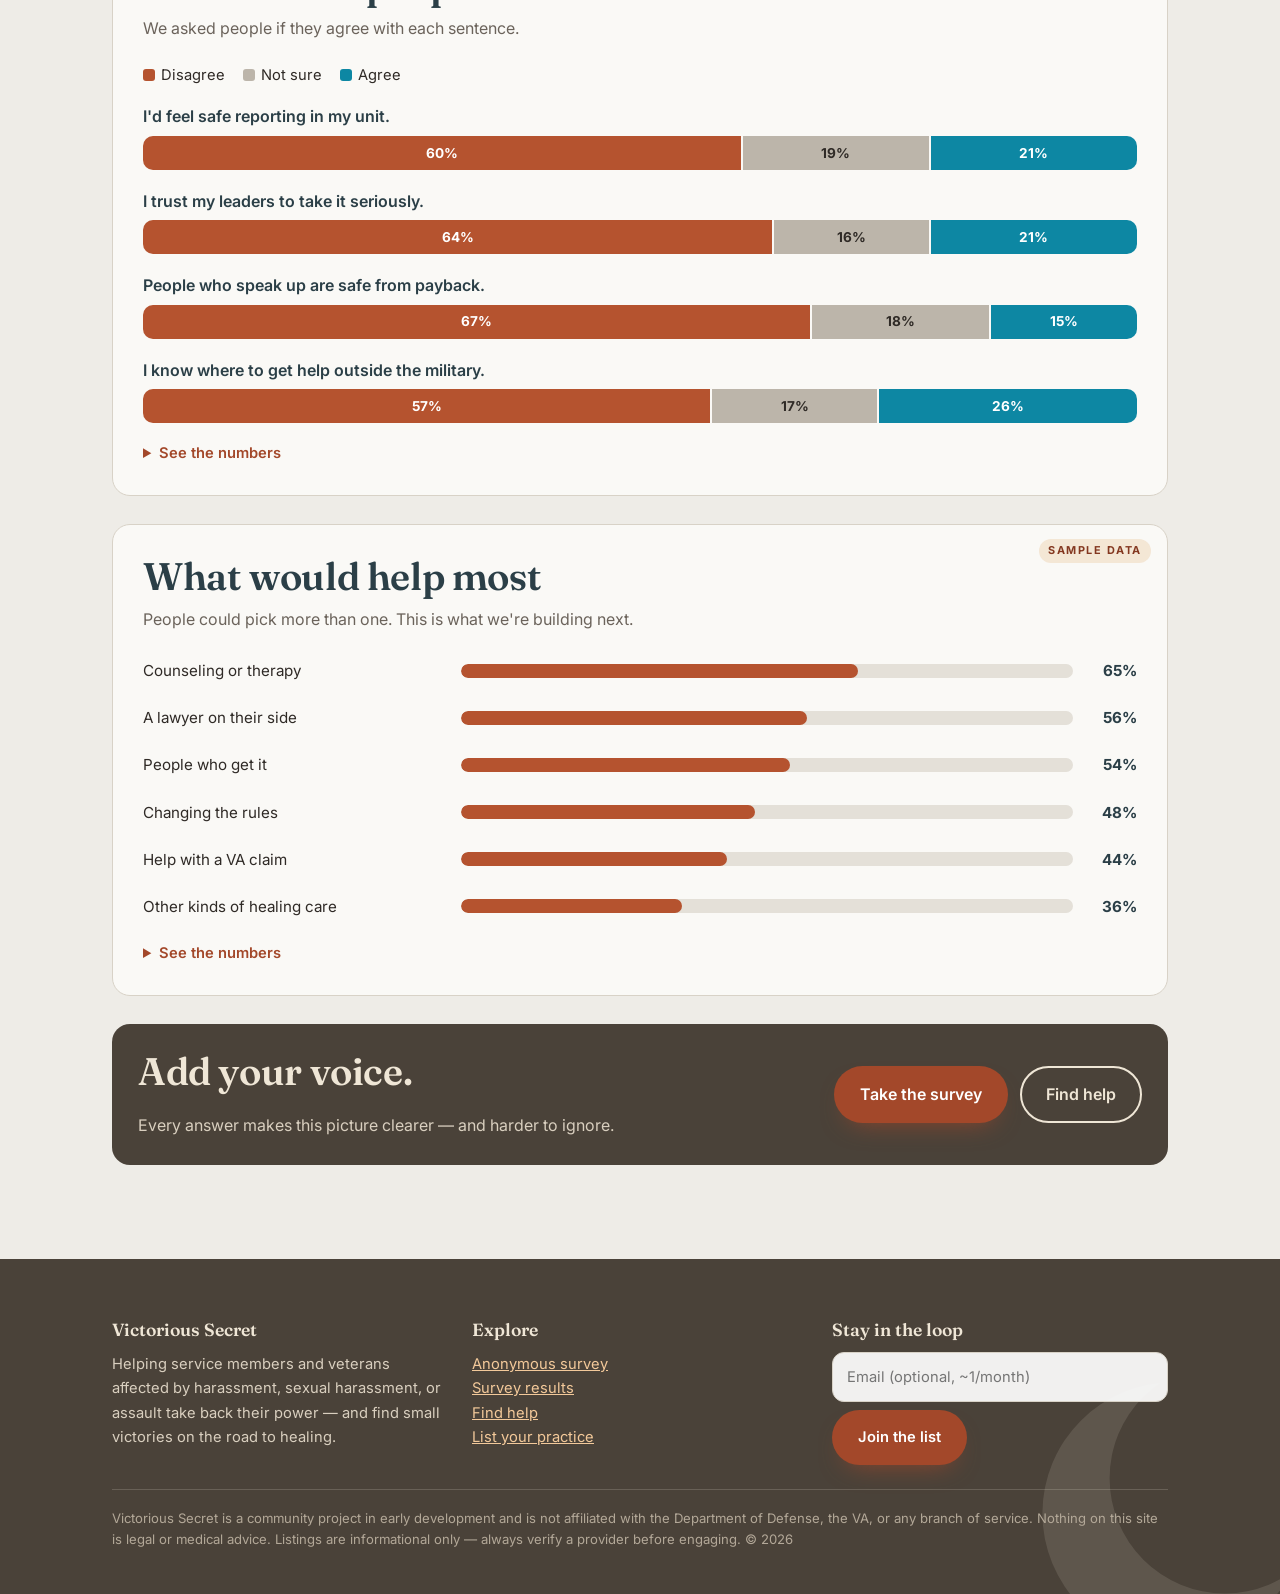
<file: results.html>
<!DOCTYPE html>
<html lang="en">
<head>
<meta charset="utf-8"><meta name="viewport" content="width=device-width,initial-scale=1">
<title>Survey Results — Victorious Secret (VS)</title>
<meta name="description" content="What service members and veterans told us in the anonymous VS survey — in simple charts.">
<link rel="preconnect" href="https://fonts.googleapis.com"><link rel="preconnect" href="https://fonts.gstatic.com" crossorigin>
<link href="https://fonts.googleapis.com/css2?family=Fraunces:wght@600;700&family=Inter:wght@400;600;700&display=swap" rel="stylesheet">
<link rel="stylesheet" href="assets/style.css">
</head>
<body>
<main id="main">
<div class="wrap page-head">
  <p class="eyebrow">Survey results</p>
  <h1>What people <em>told us.</em></h1>
  <p>These are answers from our anonymous survey. No names. No emails. Just people sharing what happened — so the next person knows they're not alone.</p>
</div>

<div class="wrap" style="padding-bottom:80px">
  <div id="sample-banner" class="note" hidden><strong>This is a preview with sample numbers.</strong> These are not real answers yet. Real results will show here once at least <span class="js-min"></span> people have taken the survey. <a href="survey.html">Be one of them &rarr;</a></div>
  <div id="waiting" class="card" hidden style="text-align:center;padding:48px 24px">
    <h2>We're still listening.</h2>
    <p>We'll share results once <span class="js-min"></span> people have answered, so no one can be picked out. <strong class="js-left"></strong> to go.</p>
    <a class="btn btn-gold" href="survey.html">Take the survey</a>
  </div>

  <div id="charts">
    <section class="r-block">
      <div class="r-total card">
        <div><div class="big-stat js-total"></div><p class="r-total-label">people have shared so far</p></div>
        <p class="hint">Every answer counts. Most people skipped at least one question — that's okay, all questions are optional. Percentages are out of the people who answered that question.</p>
      </div>
    </section>

    <section class="r-block">
      <h2>The big picture</h2>
      <p class="r-sub">Out of every 10 people who answered&hellip;</p>
      <div class="grid rings" id="rings"></div>
    </section>

    <section class="r-block card">
      <h2>What happened to people</h2>
      <p class="r-sub">People could pick more than one.</p>
      <div class="stat-bars" id="bars-experienced"></div>
      <details class="r-table"><summary>See the numbers</summary><div id="tbl-experienced"></div></details>
    </section>

    <section class="r-block card">
      <h2>How safe do people feel?</h2>
      <p class="r-sub">We asked people if they agree with each sentence.</p>
      <div class="legend" aria-hidden="true">
        <span><i style="background:var(--c-no)"></i>Disagree</span>
        <span><i style="background:var(--c-mid)"></i>Not sure</span>
        <span><i style="background:var(--c-yes)"></i>Agree</span>
      </div>
      <div id="climate"></div>
      <details class="r-table"><summary>See the numbers</summary><div id="tbl-climate"></div></details>
    </section>

    <section class="r-block card">
      <h2>What would help most</h2>
      <p class="r-sub">People could pick more than one. This is what we're building next.</p>
      <div class="stat-bars" id="bars-needs"></div>
      <details class="r-table"><summary>See the numbers</summary><div id="tbl-needs"></div></details>
    </section>
  </div>

  <div class="card r-cta">
    <div><h2>Add your voice.</h2><p>Every answer makes this picture clearer — and harder to ignore.</p></div>
    <div class="ctas" style="display:flex;gap:12px;flex-wrap:wrap"><a class="btn btn-gold" href="survey.html">Take the survey</a><a class="btn btn-ghost" href="resources.html">Find help</a></div>
  </div>
  <p class="hint js-updated" style="margin-top:14px"></p>
</div>
<div id="tip" role="tooltip" hidden></div>
</main>
<script src="assets/main.js"></script>
<script src="data/stats.js"></script>
<script>
(function(){
  const S = window.STATS || {}, min = S.minResponses || 25;
  document.querySelectorAll(".js-min").forEach(e => e.textContent = min);
  if (!S.isSample && (S.total||0) < min) {
    document.getElementById("charts").hidden = true;
    const w = document.getElementById("waiting"); w.hidden = false;
    const left = min - (S.total||0);
    w.querySelector(".js-left").textContent = left + (left === 1 ? " more person" : " more people");
    return;
  }
  if (S.isSample) {
    document.getElementById("sample-banner").hidden = false;
    document.querySelectorAll(".r-block.card, .r-total").forEach(c => c.classList.add("is-sample"));
  }
  if (S.updated) document.querySelector(".js-updated").textContent = "Last updated " + S.updated + ".";

  const sum = o => Object.values(o).reduce((a,b) => a+b, 0);
  const pct = (n,d) => d ? n/d : 0;
  const P = x => Math.round(x*100) + "%";
  const outOf10 = x => Math.round(x*10);
  const esc = s => String(s).replace(/[&<>"]/g, c => ({"&":"&amp;","<":"&lt;",">":"&gt;",'"':"&quot;"}[c]));

  document.querySelector(".js-total").textContent = (S.total||0).toLocaleString();

  /* ---------- rings ---------- */
  const L = S.leadership_help.counts, W = S.had_lawyer.counts, R = S.reported.counts, E = S.experienced;
  const rings = [
    { p: pct(L["No"] + L["Made it worse"], sum(L)), n: L["No"] + L["Made it worse"], d: sum(L),
      say: "said their leaders <b>did not help</b> — or made it worse." },
    { p: pct(W["No - couldn't afford"] + W["No - didn't know how"] + W["No - other"], sum(W)),
      n: W["No - couldn't afford"] + W["No - didn't know how"] + W["No - other"], d: sum(W),
      say: "<b>did not have their own lawyer.</b>" },
    { p: pct(R["No"], sum(R)), n: R["No"], d: sum(R),
      say: "<b>never reported</b> what happened." },
    { p: pct(E.counts["Reprisal"], E.answered), n: E.counts["Reprisal"], d: E.answered,
      say: "faced <b>payback</b> for speaking up." }
  ];
  const C = 2*Math.PI*52;
  document.getElementById("rings").innerHTML = rings.map(r => `
    <figure class="ring card" data-tip="${r.n} of ${r.d} people (${P(r.p)})" tabindex="0">
      <svg viewBox="0 0 128 128" role="img" aria-label="${outOf10(r.p)} out of 10">
        <circle cx="64" cy="64" r="52" class="ring-track"/>
        <circle cx="64" cy="64" r="52" class="ring-val" stroke-dasharray="0 ${C}" data-len="${(C*r.p).toFixed(1)}" data-c="${C.toFixed(1)}"/>
        <text x="64" y="62" class="ring-big">${outOf10(r.p)}</text>
        <text x="64" y="84" class="ring-small">out of 10</text>
      </svg>
      <figcaption>${r.say}</figcaption>
    </figure>`).join("");

  /* ---------- bars ---------- */
  function bars(id, block, labels) {
    const rows = Object.entries(block.counts)
      .filter(([k]) => k !== "None")
      .map(([k,v]) => ({ k: labels[k] || k, v, p: pct(v, block.answered) }))
      .sort((a,b) => b.v - a.v);
    document.getElementById("bars-"+id).innerHTML = rows.map(r => `
      <div class="bar-row" data-tip="${r.v} of ${block.answered} people (${P(r.p)})" tabindex="0">
        <span>${esc(r.k)}</span>
        <div class="bar-track"><div class="bar-fill" data-w="${(r.p*100).toFixed(1)}"></div></div>
        <b>${P(r.p)}</b>
      </div>`).join("");
    document.getElementById("tbl-"+id).innerHTML = table(["Answer","People","Percent"], rows.map(r => [r.k, r.v, P(r.p)]));
  }
  bars("experienced", S.experienced, {
    "Harassment": "Harassment or bullying", "Sexual harassment": "Sexual harassment",
    "Sexual assault": "Sexual assault", "Reprisal": "Payback for speaking up (reprisal)"
  });
  bars("needs", S.needs, {
    "Legal representation": "A lawyer on their side", "Counseling / therapy": "Counseling or therapy",
    "Holistic / alternative care": "Other kinds of healing care", "VA claim help": "Help with a VA claim",
    "Community / peers": "People who get it", "Policy change": "Changing the rules"
  });

  /* ---------- climate split bars ---------- */
  const Q = {
    safe_reporting: "I'd feel safe reporting in my unit.",
    trust_command: "I trust my leaders to take it seriously.",
    retaliation_protected: "People who speak up are safe from payback.",
    know_outside_help: "I know where to get help outside the military."
  };
  const climRows = Object.entries(S.climate).map(([k, c]) => {
    const t = sum(c), no = c[1]+c[2], mid = c[3], yes = c[4]+c[5];
    return { q: Q[k] || k, t, segs: [["no", no, "disagree"], ["mid", mid, "not sure"], ["yes", yes, "agree"]] };
  });
  document.getElementById("climate").innerHTML = climRows.map(r => `
    <div class="split">
      <p>${esc(r.q)}</p>
      <div class="split-bar">${r.segs.map(([cls,n,word]) => {
        const p = pct(n, r.t);
        return p ? `<div class="seg seg-${cls}" style="flex:${n}" data-tip="${n} of ${r.t} people ${word} (${P(p)})" tabindex="0">${p >= .12 ? P(p) : ""}</div>` : "";
      }).join("")}</div>
    </div>`).join("");
  document.getElementById("tbl-climate").innerHTML = table(["Sentence","Disagree","Not sure","Agree"],
    climRows.map(r => [r.q, ...r.segs.map(([,n]) => `${n} (${P(pct(n,r.t))})`)]));

  function table(head, rows) {
    return `<table><thead><tr>${head.map(h=>`<th>${h}</th>`).join("")}</tr></thead><tbody>${
      rows.map(r=>`<tr>${r.map(c=>`<td>${esc(c)}</td>`).join("")}</tr>`).join("")}</tbody></table>`;
  }

  /* ---------- animate in when visible ---------- */
  const still = matchMedia("(prefers-reduced-motion: reduce)").matches;
  const grow = el => {
    el.querySelectorAll(".bar-fill").forEach(b => b.style.width = b.dataset.w + "%");
    el.querySelectorAll(".ring-val").forEach(c => c.setAttribute("stroke-dasharray", `${c.dataset.len} ${c.dataset.c}`));
  };
  const io = new IntersectionObserver(es => es.forEach(e => { if (e.isIntersecting) { grow(e.target); io.unobserve(e.target); } }), { threshold: .25 });
  document.querySelectorAll("#rings, .stat-bars").forEach(el => still ? grow(el) : io.observe(el));

  /* ---------- tooltip ---------- */
  const tip = document.getElementById("tip");
  const showTip = (el, x, y) => { tip.textContent = el.dataset.tip; tip.hidden = false;
    tip.style.left = Math.min(x + 14, innerWidth - tip.offsetWidth - 10) + "px"; tip.style.top = (y + 16) + "px"; };
  document.addEventListener("pointermove", e => {
    const el = e.target.closest("[data-tip]");
    if (el) showTip(el, e.clientX, e.clientY); else tip.hidden = true;
  });
  document.addEventListener("focusin", e => {
    const el = e.target.closest("[data-tip]"); if (!el) return;
    const r = el.getBoundingClientRect(); showTip(el, r.left, r.bottom - 10);
  });
  document.addEventListener("focusout", () => tip.hidden = true);
})();
</script>
</body>
</html>
</file>
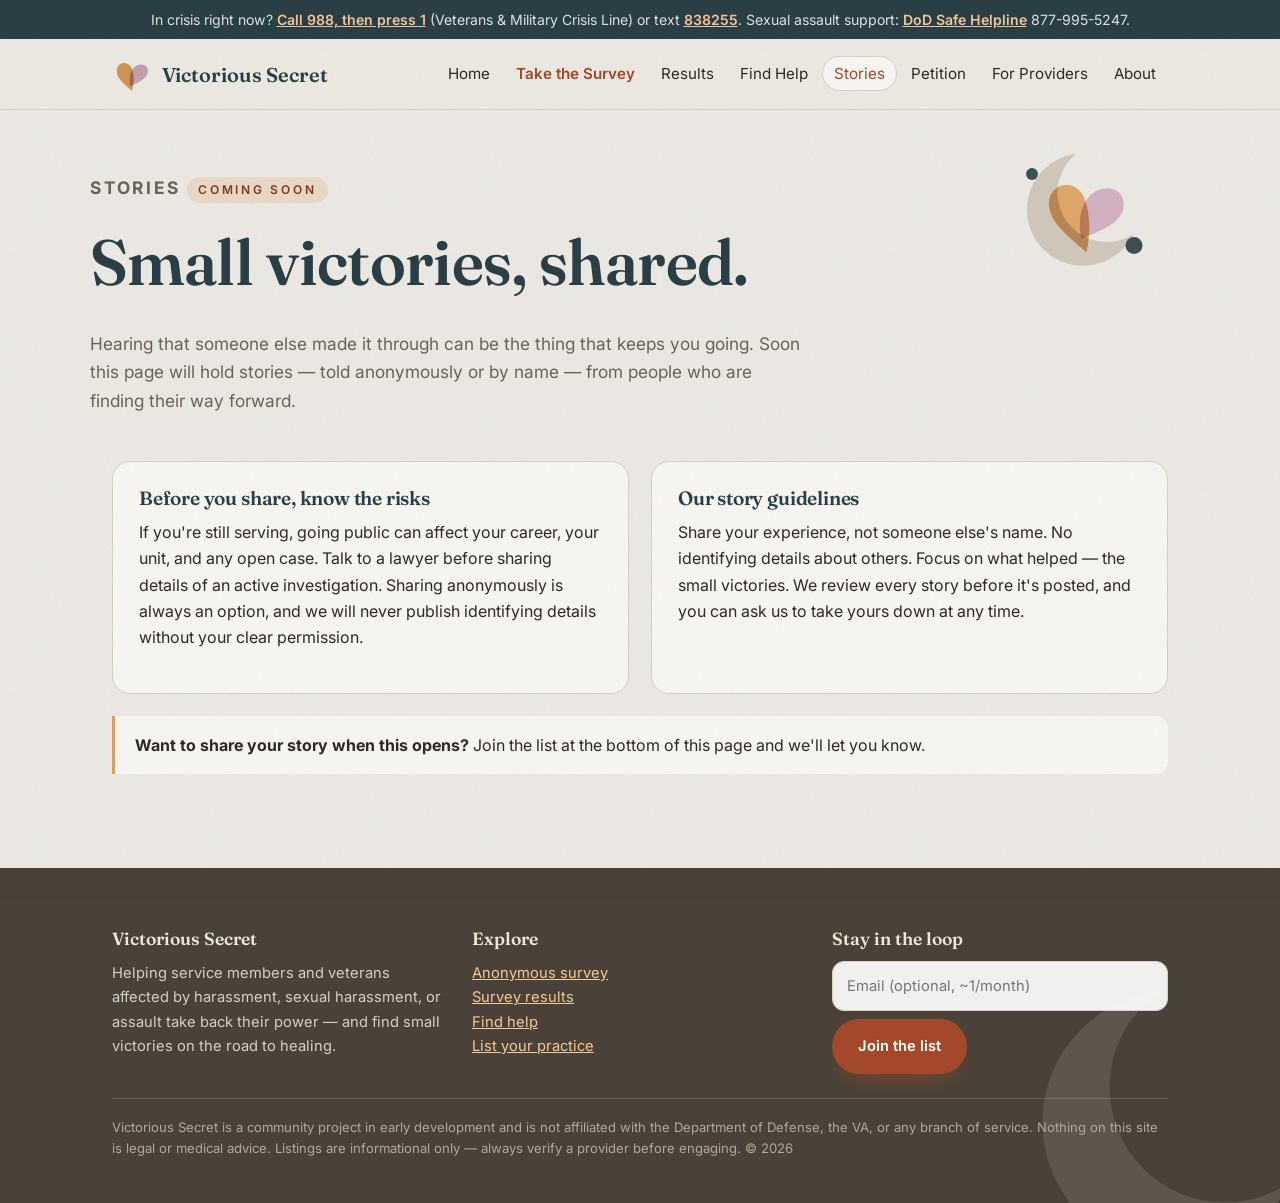
<file: stories.html>
<!DOCTYPE html>
<html lang="en">
<head>
<meta charset="utf-8"><meta name="viewport" content="width=device-width,initial-scale=1">
<title>Stories — Victorious Secret (VS)</title>
<meta name="description" content="Stories from service members and veterans who are taking back their power.">
<link rel="preconnect" href="https://fonts.googleapis.com"><link rel="preconnect" href="https://fonts.gstatic.com" crossorigin>
<link href="https://fonts.googleapis.com/css2?family=Fraunces:wght@600;700&family=Inter:wght@400;600;700&display=swap" rel="stylesheet">
<link rel="stylesheet" href="assets/style.css">
</head>
<body>
<main id="main">
<div class="wrap page-head">
  <p class="eyebrow">Stories <span class="tag soon">Coming soon</span></p>
  <h1>Small victories, shared.</h1>
  <p>Hearing that someone else made it through can be the thing that keeps you going. Soon this page will hold stories — told anonymously or by name — from people who are finding their way forward.</p>
</div>
<div class="wrap" style="padding-bottom:72px">
  <div class="grid g2">
    <div class="card"><h3>Before you share, know the risks</h3>
      <p>If you're still serving, going public can affect your career, your unit, and any open case. Talk to a lawyer before sharing details of an active investigation. Sharing anonymously is always an option, and we will never publish identifying details without your clear permission.</p></div>
    <div class="card"><h3>Our story guidelines</h3>
      <p>Share your experience, not someone else's name. No identifying details about others. Focus on what helped — the small victories. We review every story before it's posted, and you can ask us to take yours down at any time.</p></div>
  </div>
  <div class="note"><strong>Want to share your story when this opens?</strong> Join the list at the bottom of this page and we'll let you know.</div>
</div>
</main>
<script src="assets/main.js"></script>

</body>
</html>
</file>
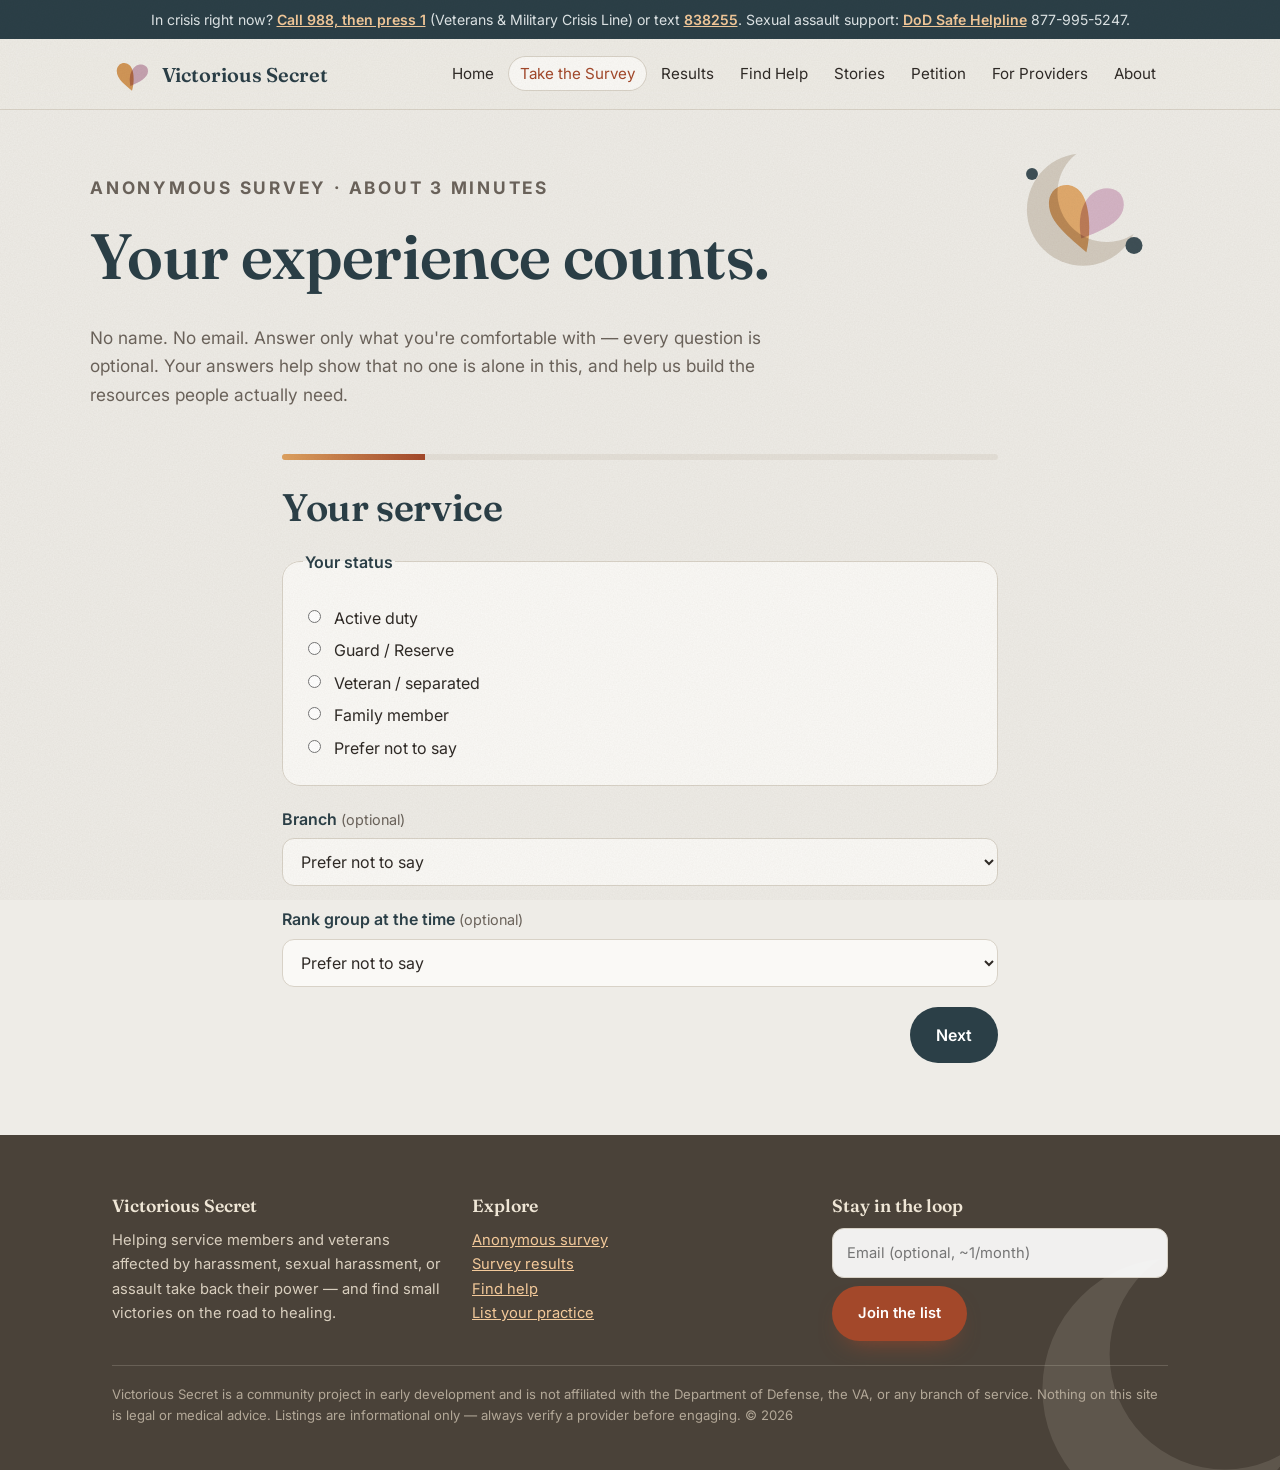
<file: survey.html>
<!DOCTYPE html>
<html lang="en">
<head>
<meta charset="utf-8"><meta name="viewport" content="width=device-width,initial-scale=1">
<title>Anonymous Survey — Victorious Secret (VS)</title>
<meta name="description" content="A short, anonymous survey for service members and veterans about harassment, sexual harassment, and assault. No name or email required.">
<link rel="preconnect" href="https://fonts.googleapis.com"><link rel="preconnect" href="https://fonts.gstatic.com" crossorigin>
<link href="https://fonts.googleapis.com/css2?family=Fraunces:wght@600;700&family=Inter:wght@400;600;700&display=swap" rel="stylesheet">
<link rel="stylesheet" href="assets/style.css">
</head>
<body>
<main id="main">
<div class="wrap page-head">
  <p class="eyebrow">Anonymous survey &middot; about 3 minutes</p>
  <h1>Your experience counts.</h1>
  <p>No name. No email. Answer only what you're comfortable with — every question is optional. Your answers help show that no one is alone in this, and help us build the resources people actually need.</p>
</div>
<div class="wrap" style="max-width:760px;padding-bottom:72px">
  <div class="progress" aria-hidden="true"><span id="bar"></span></div>
  <form class="js-form" data-form="survey" id="survey" data-hide-on-done=".step,.progress">
    <input type="hidden" name="form" value="survey">
    <input type="hidden" name="entry_answer" id="entry_answer">

    <div class="step active">
      <h2>Your service</h2>
      <fieldset><legend>Your status</legend>
        <label class="choice"><input type="radio" name="status" value="Active duty"> Active duty</label>
        <label class="choice"><input type="radio" name="status" value="Guard / Reserve"> Guard / Reserve</label>
        <label class="choice"><input type="radio" name="status" value="Veteran / separated"> Veteran / separated</label>
        <label class="choice"><input type="radio" name="status" value="Family member"> Family member</label>
        <label class="choice"><input type="radio" name="status" value="Prefer not to say"> Prefer not to say</label>
      </fieldset>
      <div class="field"><label for="branch">Branch <span class="hint">(optional)</span></label>
        <select id="branch" name="branch"><option value="">Prefer not to say</option><option>Army</option><option>Navy</option><option>Air Force</option><option>Marine Corps</option><option>Space Force</option><option>Coast Guard</option><option>National Guard</option></select></div>
      <div class="field"><label for="rank">Rank group at the time <span class="hint">(optional)</span></label>
        <select id="rank" name="rank_group"><option value="">Prefer not to say</option><option>Junior enlisted (E1–E4)</option><option>NCO (E5–E6)</option><option>Senior NCO (E7–E9)</option><option>Warrant officer</option><option>Company-grade officer</option><option>Field-grade officer or above</option></select></div>
    </div>

    <div class="step">
      <h2>What happened</h2>
      <fieldset><legend>During your service, did you experience any of the following? <span class="hint">(check all that apply)</span></legend>
        <label class="choice"><input type="checkbox" name="experienced" value="Harassment"> Harassment or hostile treatment</label>
        <label class="choice"><input type="checkbox" name="experienced" value="Sexual harassment"> Sexual harassment</label>
        <label class="choice"><input type="checkbox" name="experienced" value="Sexual assault"> Sexual assault</label>
        <label class="choice"><input type="checkbox" name="experienced" value="Reprisal"> Reprisal or retaliation after reporting</label>
        <label class="choice"><input type="checkbox" name="experienced" value="None"> None of these</label>
      </fieldset>
      <fieldset><legend>Where were you assigned at the time?</legend>
        <label class="choice"><input type="radio" name="setting" value="Home station"> Home station</label>
        <label class="choice"><input type="radio" name="setting" value="Deployed"> Deployed</label>
        <label class="choice"><input type="radio" name="setting" value="Joint / NATO command"> Joint or NATO command</label>
        <label class="choice"><input type="radio" name="setting" value="Training"> Training / schoolhouse</label>
        <label class="choice"><input type="radio" name="setting" value="Prefer not to say"> Prefer not to say</label>
      </fieldset>
    </div>

    <div class="step">
      <h2>Getting help</h2>
      <fieldset><legend>Did you report it?</legend>
        <label class="choice"><input type="radio" name="reported" value="Yes - restricted"> Yes, restricted report</label>
        <label class="choice"><input type="radio" name="reported" value="Yes - unrestricted"> Yes, unrestricted report</label>
        <label class="choice"><input type="radio" name="reported" value="Yes - IG / EO"> Yes, to IG or EO</label>
        <label class="choice"><input type="radio" name="reported" value="No"> No</label>
        <label class="choice"><input type="radio" name="reported" value="Prefer not to say"> Prefer not to say</label>
      </fieldset>
      <fieldset><legend>Did leadership help you?</legend>
        <label class="choice"><input type="radio" name="leadership_help" value="Yes"> Yes</label>
        <label class="choice"><input type="radio" name="leadership_help" value="Somewhat"> Somewhat</label>
        <label class="choice"><input type="radio" name="leadership_help" value="No"> No</label>
        <label class="choice"><input type="radio" name="leadership_help" value="Made it worse"> It made things worse</label>
      </fieldset>
      <fieldset><legend>Did you have your own lawyer?</legend>
        <label class="choice"><input type="radio" name="had_lawyer" value="Yes - military"> Yes, a military attorney (e.g. SVC/VLC)</label>
        <label class="choice"><input type="radio" name="had_lawyer" value="Yes - civilian"> Yes, a civilian attorney</label>
        <label class="choice"><input type="radio" name="had_lawyer" value="No - couldn't afford"> No — I couldn't afford one</label>
        <label class="choice"><input type="radio" name="had_lawyer" value="No - didn't know how"> No — I didn't know where to start</label>
        <label class="choice"><input type="radio" name="had_lawyer" value="No - other"> No — other reason</label>
      </fieldset>
    </div>

    <div class="step">
      <h2>What would help</h2>
      <fieldset><legend>What kind of support would help most? <span class="hint">(check all that apply)</span></legend>
        <label class="choice"><input type="checkbox" name="needs" value="Legal representation"> Legal representation</label>
        <label class="choice"><input type="checkbox" name="needs" value="Counseling / therapy"> Counseling or therapy</label>
        <label class="choice"><input type="checkbox" name="needs" value="Holistic / alternative care"> Holistic or alternative care</label>
        <label class="choice"><input type="checkbox" name="needs" value="VA claim help"> Help with a VA claim</label>
        <label class="choice"><input type="checkbox" name="needs" value="Community / peers"> Community with people who get it</label>
        <label class="choice"><input type="checkbox" name="needs" value="Policy change"> Policy change</label>
      </fieldset>
      <div class="field"><label for="state">State you live in now <span class="hint">(optional — helps us find local providers)</span></label>
        <select id="state" name="state"><option value="">Prefer not to say</option><option value="AL">AL</option><option value="AK">AK</option><option value="AZ">AZ</option><option value="AR">AR</option><option value="CA">CA</option><option value="CO">CO</option><option value="CT">CT</option><option value="DE">DE</option><option value="DC">DC</option><option value="FL">FL</option><option value="GA">GA</option><option value="HI">HI</option><option value="ID">ID</option><option value="IL">IL</option><option value="IN">IN</option><option value="IA">IA</option><option value="KS">KS</option><option value="KY">KY</option><option value="LA">LA</option><option value="ME">ME</option><option value="MD">MD</option><option value="MA">MA</option><option value="MI">MI</option><option value="MN">MN</option><option value="MS">MS</option><option value="MO">MO</option><option value="MT">MT</option><option value="NE">NE</option><option value="NV">NV</option><option value="NH">NH</option><option value="NJ">NJ</option><option value="NM">NM</option><option value="NY">NY</option><option value="NC">NC</option><option value="ND">ND</option><option value="OH">OH</option><option value="OK">OK</option><option value="OR">OR</option><option value="PA">PA</option><option value="RI">RI</option><option value="SC">SC</option><option value="SD">SD</option><option value="TN">TN</option><option value="TX">TX</option><option value="UT">UT</option><option value="VT">VT</option><option value="VA">VA</option><option value="WA">WA</option><option value="WV">WV</option><option value="WI">WI</option><option value="WY">WY</option></select></div>
      <div class="field"><label for="anything">Anything else you want us to know? <span class="hint">(optional — please don't include names or identifying details)</span></label>
        <textarea id="anything" name="comments"></textarea></div>
    </div>

    <div class="step">
      <h2>Unit climate <span class="tag">Optional</span></h2>
      <p class="hint">Like the DEOCS, but outside the chain of command. Think of the unit where it happened (or your current unit). Skip any you like.</p>
      <fieldset class="likert"><legend>I would feel safe reporting harassment or assault in my unit.</legend><div class="scale"><label><input type="radio" name="safe_reporting" value="1"><span>Strongly disagree</span></label><label><input type="radio" name="safe_reporting" value="2"><span>Disagree</span></label><label><input type="radio" name="safe_reporting" value="3"><span>Neutral</span></label><label><input type="radio" name="safe_reporting" value="4"><span>Agree</span></label><label><input type="radio" name="safe_reporting" value="5"><span>Strongly agree</span></label></div></fieldset>
      <fieldset class="likert"><legend>I trust my chain of command to take reports seriously.</legend><div class="scale"><label><input type="radio" name="trust_command" value="1"><span>Strongly disagree</span></label><label><input type="radio" name="trust_command" value="2"><span>Disagree</span></label><label><input type="radio" name="trust_command" value="3"><span>Neutral</span></label><label><input type="radio" name="trust_command" value="4"><span>Agree</span></label><label><input type="radio" name="trust_command" value="5"><span>Strongly agree</span></label></div></fieldset>
      <fieldset class="likert"><legend>People who report in my unit are protected from retaliation.</legend><div class="scale"><label><input type="radio" name="retaliation_protected" value="1"><span>Strongly disagree</span></label><label><input type="radio" name="retaliation_protected" value="2"><span>Disagree</span></label><label><input type="radio" name="retaliation_protected" value="3"><span>Neutral</span></label><label><input type="radio" name="retaliation_protected" value="4"><span>Agree</span></label><label><input type="radio" name="retaliation_protected" value="5"><span>Strongly agree</span></label></div></fieldset>
      <fieldset class="likert"><legend>I know where to get help outside the military.</legend><div class="scale"><label><input type="radio" name="know_outside_help" value="1"><span>Strongly disagree</span></label><label><input type="radio" name="know_outside_help" value="2"><span>Disagree</span></label><label><input type="radio" name="know_outside_help" value="3"><span>Neutral</span></label><label><input type="radio" name="know_outside_help" value="4"><span>Agree</span></label><label><input type="radio" name="know_outside_help" value="5"><span>Strongly agree</span></label></div></fieldset>
    </div>

    <div class="form-actions">
      <button type="button" class="btn btn-ghost" id="prev" >Back</button>
      <button type="button" class="btn btn-navy" id="next">Next</button>
      <button type="submit" class="btn btn-gold" id="submit" style="display:none">Submit anonymously</button>
    </div>
  </form>
  <div class="thanks card" data-for="survey" data-preview="">
    <h2>Thank you. That took courage.</h2>
    <p>That's a small victory — and it counts. You are not alone in this.</p>
    <div class="optin">
      <h3>Want to stay connected? <span class="tag">Optional</span></h3>
      <p class="hint">This is a separate sign-up and is <strong>not linked to your survey answers</strong>. Skip it and your survey stays fully anonymous.</p>
      <form class="js-form" data-form="newsletter" data-hide-on-done=".optin-fields">
        <input type="hidden" name="source" value="survey-optin">
        <div class="optin-fields">
          <label class="choice"><input type="checkbox" name="interests" value="newsletter" checked> Monthly email — new resources and updates</label>
          <label class="choice"><input type="checkbox" name="interests" value="community"> Invite me to the online community when it opens</label>
          <label class="choice"><input type="checkbox" name="interests" value="events"> Tell me about meetups and events</label>
          <div style="display:flex;gap:10px;flex-wrap:wrap;margin-top:10px">
            <input type="email" name="email" placeholder="Email (can be a private one)" aria-label="Email" required style="flex:1;min-width:220px">
            <button class="btn btn-gold" type="submit">Keep me posted</button>
          </div>
        </div>
        <p class="thanks">You're in. We'll be in touch about once a month.</p>
      </form>
    </div>
    <div class="ctas" style="display:flex;gap:12px;flex-wrap:wrap;margin-top:22px">
      <a class="btn btn-navy" href="results.html">See what others shared</a>
      <a class="btn btn-ghost" href="resources.html">Find help near you</a>
    </div>
  </div>
</div>
</div>
</main>
<script src="assets/main.js"></script>
<script>
(function(){
  const steps=[...document.querySelectorAll(".step")],bar=document.getElementById("bar");
  const prev=document.getElementById("prev"),next=document.getElementById("next"),sub=document.getElementById("submit");
  let i=0;
  const entry=new URLSearchParams(location.search).get("start");
  if(entry) document.getElementById("entry_answer").value=entry;
  function show(){
    steps.forEach((s,k)=>s.classList.toggle("active",k===i));
    bar.style.width=((i+1)/steps.length*100)+"%";
    prev.style.visibility=i?"visible":"hidden";
    next.style.display=i<steps.length-1?"":"none";
    sub.style.display=i===steps.length-1?"":"none";
    window.scrollTo({top:0,behavior:"smooth"});
  }
  prev.onclick=()=>{if(i>0){i--;show();}};
  next.onclick=()=>{if(i<steps.length-1){i++;show();}};
  document.getElementById("survey").addEventListener("vs:submitted",()=>{
    document.querySelector(".form-actions").style.display="none";
  });
  show();
})();
</script>
</body>
</html>
</file>
<file: assets/style.css>
/* ============================================================
   VS — earthy, organic, hand-made feel
   Warm paper, terracotta, amber, dusty mauve, deep slate.
   ============================================================ */
:root{
  --paper:#eeece7; --paper-2:#e4e0d8; --line:#d8d2c7; --white:#faf9f6;
  --ink:#2f2a26; --muted:#6b635b;
  --rust:#a3482a; --rust-d:#843820; --amber:#dfa25f; --mauve:#d2aec2; --clay:#c9a88a;
  --slate:#2b3f47; --taupe:#4a4239; --cream:#efe6d6;
  --radius:18px; --max:1100px;
}
*{box-sizing:border-box}
html{scroll-behavior:smooth}
body{margin:0;font-family:"Inter",system-ui,-apple-system,Segoe UI,Roboto,sans-serif;color:var(--ink);background:var(--paper);line-height:1.65;position:relative}
/* paper grain over everything */
body::after{content:"";position:fixed;inset:0;pointer-events:none;z-index:100;opacity:.22;mix-blend-mode:multiply;
  background-image:url("data:image/svg+xml;utf8,<svg xmlns='http://www.w3.org/2000/svg' width='220' height='220'><filter id='n'><feTurbulence type='fractalNoise' baseFrequency='.75' numOctaves='3' stitchTiles='stitch'/><feColorMatrix values='0 0 0 0 .45  0 0 0 0 .4  0 0 0 0 .35  0 0 0 .55 0'/></filter><rect width='100%' height='100%' filter='url(%23n)'/></svg>")}
h1,h2,h3{font-family:"Fraunces",Georgia,serif;font-weight:600;line-height:1.12;margin:0 0 .5em;color:var(--slate);letter-spacing:-.01em}
h1{font-size:clamp(2.4rem,5.4vw,4rem)} h2{font-size:clamp(1.7rem,3.2vw,2.4rem)} h3{font-size:1.2rem}
h1 em,h2 em{font-style:italic;color:var(--rust)}
p{margin:0 0 1em} a{color:var(--rust)}
.wrap{max-width:var(--max);margin:0 auto;padding:0 22px}
.skip{position:absolute;left:-9999px}.skip:focus{left:12px;top:12px;background:#fff;padding:8px;z-index:999}

/* crisis bar */
.crisis{background:var(--slate);color:#dfe6e8;font-size:.88rem;text-align:center;padding:8px 12px}
.crisis a{color:#f3c99a;font-weight:600}

/* nav */
header.site{background:rgba(238,236,231,.92);backdrop-filter:blur(8px);border-bottom:1px solid var(--line);position:sticky;top:0;z-index:50}
.nav{display:flex;align-items:center;justify-content:space-between;gap:16px;min-height:70px}
.brand{display:flex;align-items:center;gap:10px;text-decoration:none;color:var(--slate);font-family:"Fraunces",serif;font-weight:600;font-size:1.25rem}
.brand svg{width:40px;height:40px;flex:none}
.nav ul{list-style:none;display:flex;gap:2px;margin:0;padding:0;flex-wrap:wrap}
.nav ul a{text-decoration:none;color:var(--ink);padding:8px 12px;border-radius:999px;font-size:.95rem}
.nav ul a:hover{background:var(--paper-2)}
.nav ul a[aria-current="page"]{background:var(--white);box-shadow:inset 0 0 0 1px var(--line);color:var(--rust)}
.menu-btn{display:none;background:none;border:1px solid var(--line);border-radius:999px;padding:8px 16px;font:inherit;color:var(--ink)}
@media(max-width:880px){
  .menu-btn{display:block}
  .nav ul{display:none;position:absolute;top:70px;left:0;right:0;background:var(--paper);flex-direction:column;padding:10px 22px 18px;border-bottom:1px solid var(--line)}
  .nav ul.open{display:flex}
}

/* buttons */
.btn{display:inline-block;text-decoration:none;padding:13px 24px;border-radius:999px;border:2px solid transparent;cursor:pointer;font:inherit;font-weight:600;transition:transform .2s ease,background .3s ease,box-shadow .3s ease}
.btn:hover{transform:translateY(-1px)}
.btn-gold{background:var(--rust);color:#fff;box-shadow:0 12px 26px -14px rgba(163,72,42,.9)} .btn-gold:hover{background:var(--rust-d);color:#fff}
.btn-navy{background:var(--slate);color:#fff}.btn-navy:hover{background:#1d2d33}
.btn-ghost{border-color:currentColor;color:var(--slate);background:transparent}
.btn-ghost:hover{background:var(--slate);color:#fff;border-color:var(--slate)}

.eyebrow{text-transform:uppercase;letter-spacing:.16em;font-size:.76rem;font-weight:700;color:var(--rust)}

/* ---------- hero ---------- */
.hero{position:relative;overflow:hidden;padding:80px 0 90px;min-height:620px;display:flex;align-items:center}
.hero .wrap{position:relative;z-index:2;width:100%}
.hero .copy{max-width:540px}
.hero p.lead{font-size:1.18rem;color:var(--muted);max-width:52ch}
.hero .ctas{display:flex;gap:12px;flex-wrap:wrap;margin-top:28px}
.hero-art{position:absolute;z-index:1;right:max(-60px,calc((100vw - var(--max))/2 - 80px));top:50%;transform:translateY(-50%);width:min(58vw,640px);height:auto;overflow:visible}
@media(max-width:880px){
  .hero{display:block;padding:50px 0 0;min-height:0}
  .hero-art{position:relative;right:auto;top:auto;transform:none;width:78%;max-width:340px;display:block;margin:0 auto -6px}
}

/* hero art motion */
.petal{mix-blend-mode:multiply;transform-box:fill-box;transform-origin:50% 90%}
.petal.a{animation:sway-a 9s ease-in-out infinite alternate}
.petal.b{animation:sway-b 11s ease-in-out infinite alternate}
@keyframes sway-a{0%{transform:rotate(-3deg) translate(0,0)}100%{transform:rotate(3deg) translate(-6px,-4px)}}
@keyframes sway-b{0%{transform:rotate(3deg) translate(0,0)}100%{transform:rotate(-4deg) translate(8px,-6px)}}
.moon{transform-box:fill-box;transform-origin:center;animation:moon 26s ease-in-out infinite alternate}
@keyframes moon{0%{transform:rotate(-8deg)}100%{transform:rotate(6deg)}}
.dot{transform-box:fill-box;transform-origin:center;animation:bob 7s ease-in-out infinite alternate}
.dot.d2{animation-duration:9s;animation-delay:-3s}.dot.d3{animation-duration:11s;animation-delay:-6s}
@keyframes bob{0%{transform:translate(0,0)}100%{transform:translate(6px,-14px)}}
.ribbon{fill:none;stroke-linecap:round;stroke-dasharray:1400;stroke-dashoffset:1400;animation:draw 5s 0.4s ease-out forwards, drift 12s 5.4s ease-in-out infinite alternate}
.ribbon.r2{animation-delay:1s,6s}
@keyframes draw{to{stroke-dashoffset:0}}
@keyframes drift{0%{transform:translateY(0)}100%{transform:translateY(-8px)}}
.sprig path{fill:none;stroke-linecap:round;stroke-linejoin:round;stroke-dasharray:400;stroke-dashoffset:400;animation:draw 3.2s 1.6s ease-out forwards}
.sprig{transform-box:fill-box;transform-origin:50% 100%;animation:breeze 6s 4.8s ease-in-out infinite alternate}
@keyframes breeze{0%{transform:rotate(0)}100%{transform:rotate(-4deg)}}

/* ---------- sections ---------- */
section{padding:84px 0;position:relative}
section > .wrap{position:relative;z-index:1}
section.alt{background:var(--white)}
section.dark{background:var(--taupe);color:var(--cream)}
section.dark h2,section.dark h3{color:var(--cream)}
section.dark p{color:#d9cfbf}
section.dark .eyebrow{color:var(--amber)}
.page-head{padding:64px 0 28px;position:relative}
.page-head p{max-width:65ch;color:var(--muted);font-size:1.08rem}
.page-head .deco{position:absolute;right:22px;top:30px;width:170px;opacity:.9;pointer-events:none}
@media(max-width:700px){.page-head .deco{width:110px;opacity:.45}}

.grid{display:grid;gap:22px}
.g3{grid-template-columns:repeat(auto-fit,minmax(250px,1fr))}
.g2{grid-template-columns:repeat(auto-fit,minmax(320px,1fr))}
.card{background:var(--white);border:1px solid var(--line);border-radius:var(--radius);padding:26px;transition:transform .35s ease,box-shadow .35s ease}
.card:hover{transform:translateY(-3px);box-shadow:0 20px 40px -24px rgba(74,66,57,.45)}
section.alt .card{background:var(--paper)}
section.dark .card{background:rgba(239,230,214,.06);border-color:rgba(239,230,214,.18)}
.card .num{font-family:"Fraunces",serif;font-style:italic;font-size:2.2rem;color:var(--rust);font-weight:600;line-height:1}
.card .icon{width:46px;height:46px;margin-bottom:10px}
.tag{display:inline-block;font-size:.75rem;font-weight:600;padding:3px 11px;border-radius:999px;background:var(--paper-2);color:var(--slate);margin:0 6px 6px 0}
.soon{background:rgba(223,162,95,.22);color:var(--rust-d)}
.note{border-left:3px solid var(--amber);background:var(--white);padding:16px 20px;border-radius:0 12px 12px 0;margin:22px 0}

/* directory */
.filters{display:flex;gap:12px;flex-wrap:wrap;margin:10px 0 24px}
.filters input,.filters select{padding:12px 16px;border:1px solid var(--line);border-radius:999px;font:inherit;background:var(--white);min-width:180px;color:var(--ink)}
.filters input{flex:1}
.res h3{margin-bottom:.3em}
.res .meta{color:var(--muted);font-size:.9rem;margin-bottom:.6em}
.res a.link{font-weight:600}
#count{color:var(--muted);font-size:.92rem}

/* forms */
form .field{margin-bottom:20px}
label,legend{font-weight:600;display:block;margin-bottom:6px;color:var(--slate)}
.hint{font-weight:400;color:var(--muted);font-size:.9rem}
input[type=text],input[type=email],input[type=url],input[type=tel],select,textarea{width:100%;padding:12px 14px;border:1px solid var(--line);border-radius:12px;font:inherit;background:var(--white);color:var(--ink)}
input:focus,select:focus,textarea:focus{outline:2px solid var(--amber);outline-offset:1px}
textarea{min-height:110px}
fieldset{border:1px solid var(--line);border-radius:var(--radius);padding:18px 20px;margin:0 0 20px;background:var(--white)}
.choice{display:flex;gap:10px;align-items:flex-start;font-weight:400;margin:6px 0;color:var(--ink)}
.choice input{margin-top:5px;accent-color:var(--rust)}
.step{display:none}.step.active{display:block;animation:fade .5s ease}
@keyframes fade{from{opacity:0;transform:translateY(8px)}to{opacity:1;transform:none}}
.progress{height:6px;background:var(--paper-2);border-radius:99px;overflow:hidden;margin:0 0 26px}
.progress span{display:block;height:100%;background:linear-gradient(90deg,var(--amber),var(--rust));width:0;transition:width .4s}
.form-actions{display:flex;gap:12px;justify-content:space-between;flex-wrap:wrap}
.thanks{display:none}.thanks.show{display:block;animation:fade .6s ease}

/* footer */
footer.site{background:var(--taupe);color:#d9cfbf;padding:56px 0 30px;font-size:.92rem;position:relative;overflow:hidden}
footer.site a{color:#f3c99a}
footer .cols{display:grid;grid-template-columns:repeat(auto-fit,minmax(220px,1fr));gap:24px;margin-bottom:24px;position:relative;z-index:1}
footer h4{color:var(--cream);font-family:"Fraunces",serif;font-weight:600;margin:0 0 8px;font-size:1.1rem}
footer .fine{border-top:1px solid rgba(239,230,214,.18);padding-top:18px;color:#b3a898;font-size:.82rem;position:relative;z-index:1}
footer .moon-bg{position:absolute;right:-60px;bottom:-80px;width:320px;opacity:.12;z-index:0}
footer input[type=email]{background:rgba(255,255,255,.92)}

/* reveal on scroll */
.reveal{opacity:0;transform:translateY(18px);transition:opacity .9s ease,transform .9s ease}
.reveal.in{opacity:1;transform:none}

@media (prefers-reduced-motion: reduce){
  *{animation:none!important;transition:none!important}
  .ribbon,.sprig path{stroke-dashoffset:0}
  .reveal{opacity:1;transform:none}
}

/* survey-first entry */
.start{padding:0;margin-top:-40px;z-index:3}
.start-card{background:var(--white);border:1px solid var(--line);border-radius:24px;padding:34px 36px;display:grid;grid-template-columns:1.4fr 1fr;gap:28px;align-items:center;box-shadow:0 30px 60px -36px rgba(74,66,57,.55)}
.start-card h2{font-size:clamp(1.35rem,2.3vw,1.75rem);margin-bottom:.4em}
.start-answers{display:grid;grid-template-columns:1fr 1fr;gap:10px}
.start-answers .btn{text-align:center;padding:12px 14px}
.start-answers .btn:first-child{grid-column:1/-1}
.start + section{margin-top:70px}
@media(max-width:880px){.start{margin-top:0;padding:24px 0 0}.start-card{grid-template-columns:1fr;padding:26px 22px}}
.nav ul a[href="survey.html"]:not([aria-current]){color:var(--rust);font-weight:600}
.nav ul{font-size:.94rem}

/* likert */
.likert .scale{display:grid;grid-template-columns:repeat(5,1fr);gap:6px}
.likert .scale label{margin:0;font-weight:400;cursor:pointer}
.likert .scale input{position:absolute;opacity:0}
.likert .scale span{display:block;text-align:center;font-size:.82rem;padding:10px 4px;border:1px solid var(--line);border-radius:12px;background:var(--paper);line-height:1.25;transition:background .2s,border-color .2s}
.likert .scale input:checked + span{background:var(--rust);border-color:var(--rust);color:#fff}
.likert .scale input:focus-visible + span{outline:2px solid var(--amber)}
@media(max-width:560px){.likert .scale{grid-template-columns:1fr}.likert .scale span{text-align:left;padding:10px 14px}}

/* opt-in */
.optin{border-top:1px solid var(--line);margin-top:22px;padding-top:20px}

/* results */
.stat-bars{display:grid;gap:14px}
.bar-row{display:grid;grid-template-columns:minmax(140px,1fr) 2fr 52px;gap:12px;align-items:center;font-size:.95rem}
.bar-track{height:14px;background:var(--paper-2);border-radius:99px;overflow:hidden}
.bar-fill{height:100%;background:linear-gradient(90deg,var(--amber),var(--rust));border-radius:99px;width:0;transition:width 1.2s ease}
.bar-row b{text-align:right;color:var(--slate)}
.big-stat{font-family:"Fraunces",serif;font-size:clamp(2.6rem,6vw,4rem);color:var(--rust);line-height:1;font-style:italic}

/* ---------- results page ---------- */
:root{ --c-no:#b5532f; --c-mid:#bcb5aa; --c-yes:#0d87a3; }  /* validated: CVD ΔE 16.9, normal ΔE 24 */
.r-block{padding:0;margin:0 0 28px}
.r-block.card{padding:30px}
.r-block h2{margin-bottom:.2em}
.r-sub{color:var(--muted);margin-bottom:22px}
.r-total{display:grid;grid-template-columns:auto 1fr;gap:30px;align-items:center}
.r-total-label{font-family:"Fraunces",serif;font-size:1.3rem;color:var(--slate);margin:6px 0 0}
@media(max-width:640px){.r-total{grid-template-columns:1fr;gap:10px}}
.rings{grid-template-columns:repeat(auto-fit,minmax(210px,1fr))}
.ring{margin:0;text-align:center;padding:24px 20px;cursor:default}
.ring svg{width:150px;height:150px;display:block;margin:0 auto 12px}
.ring-track{fill:none;stroke:var(--paper-2);stroke-width:14}
.ring-val{fill:none;stroke:var(--c-no);stroke-width:14;stroke-linecap:round;transform:rotate(-90deg);transform-origin:64px 64px;transition:stroke-dasharray 1.4s cubic-bezier(.2,.7,.2,1)}
.ring-big{font-family:"Fraunces",serif;font-size:42px;font-weight:600;fill:var(--slate);text-anchor:middle}
.ring-small{font-size:12px;fill:var(--muted);text-anchor:middle;letter-spacing:.04em}
.ring figcaption{font-size:1.02rem;line-height:1.45;color:var(--ink)}
.ring figcaption b{color:var(--slate)}
.bar-fill{background:var(--c-no)}
.bar-row{padding:4px 0;border-radius:8px;cursor:default}
.bar-row:hover .bar-fill{filter:brightness(1.08)}
.legend{display:flex;gap:18px;flex-wrap:wrap;margin:0 0 16px;font-size:.92rem;color:var(--ink)}
.legend i{display:inline-block;width:12px;height:12px;border-radius:3px;margin-right:6px;vertical-align:-1px}
.split{margin-bottom:18px}
.split p{margin:0 0 6px;font-weight:600;color:var(--slate)}
.split-bar{display:flex;gap:2px;height:34px;border-radius:10px;overflow:hidden}
.seg{display:flex;align-items:center;justify-content:center;font-size:.85rem;font-weight:700;min-width:4px;cursor:default}
.seg-no{background:var(--c-no);color:#fff}
.seg-mid{background:var(--c-mid);color:var(--ink)}
.seg-yes{background:var(--c-yes);color:#fff}
.r-table{margin-top:18px}
.r-table summary{cursor:pointer;color:var(--rust);font-weight:600;font-size:.92rem}
.r-table table{width:100%;border-collapse:collapse;margin-top:10px;font-size:.92rem}
.r-table th,.r-table td{text-align:left;padding:8px 10px;border-bottom:1px solid var(--line)}
.r-table th{color:var(--muted);font-weight:600}
.is-sample{position:relative}
.is-sample::after{content:"SAMPLE DATA";position:absolute;top:14px;right:16px;font-size:.68rem;font-weight:700;letter-spacing:.14em;color:var(--rust-d);background:rgba(223,162,95,.22);padding:3px 9px;border-radius:999px}
.r-cta{display:flex;justify-content:space-between;align-items:center;gap:20px;flex-wrap:wrap;background:var(--taupe);border:none}
.r-cta h2{color:var(--cream)}.r-cta p{color:#d9cfbf;margin:0}
.r-cta .btn-ghost{color:var(--cream)}
#tip{position:fixed;z-index:200;background:var(--slate);color:#fff;font-size:.85rem;padding:7px 11px;border-radius:8px;pointer-events:none;box-shadow:0 8px 20px -8px rgba(0,0,0,.4);max-width:260px}
.start-answers .wide{grid-column:1/-1}
@media(max-width:640px){
  .bar-row{grid-template-columns:1fr 48px;row-gap:6px}
  .bar-row span{grid-column:1/-1}
  .bar-row .bar-track{grid-column:1}
  .rings{grid-template-columns:1fr 1fr;gap:12px}
  .ring{padding:16px 10px}.ring svg{width:110px;height:110px}
  .ring figcaption{font-size:.9rem}
  .r-block.card{padding:22px 18px}
}
@media(max-width:640px){.r-block.card.is-sample,.r-total.is-sample{padding-top:46px}}
</file>
